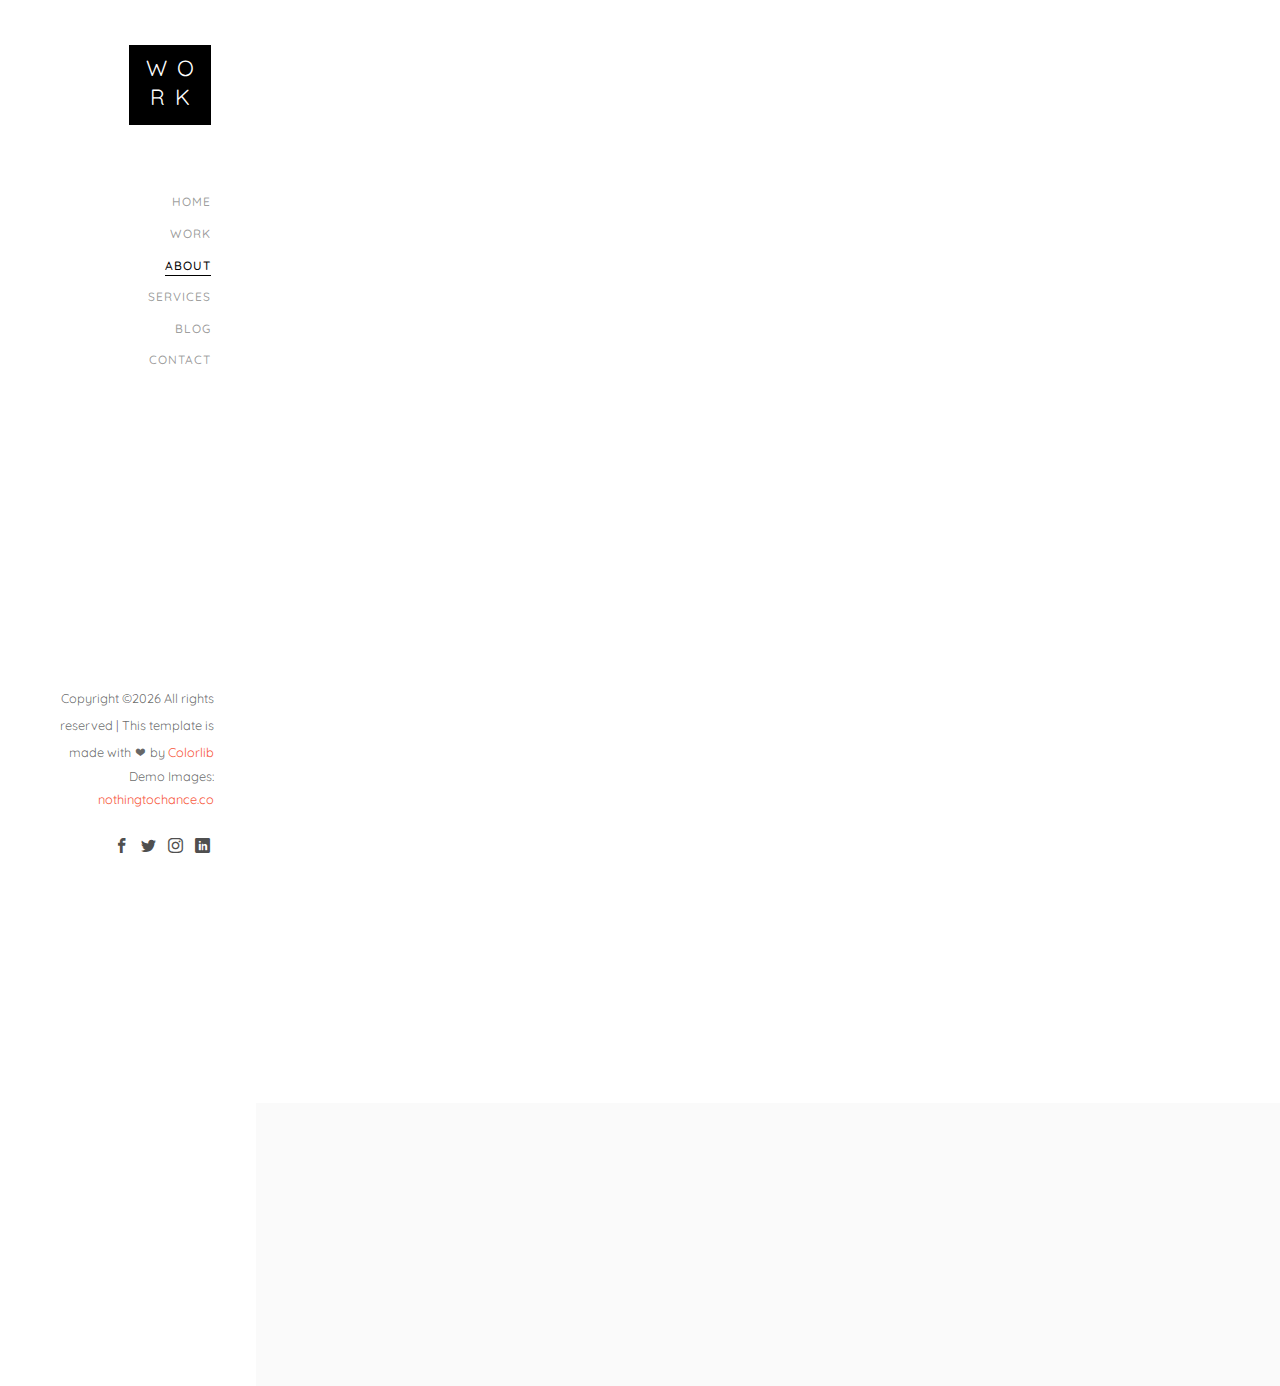
<file: about.html>
<!DOCTYPE HTML>
<html>
	<head>
	<meta charset="utf-8">
	<meta http-equiv="X-UA-Compatible" content="IE=edge">
	<title>Work Template</title>
	<meta name="viewport" content="width=device-width, initial-scale=1">
	<meta name="description" content="" />
	<meta name="keywords" content="" />
	<meta name="author" content="" />

  <!-- Facebook and Twitter integration -->
	<meta property="og:title" content=""/>
	<meta property="og:image" content=""/>
	<meta property="og:url" content=""/>
	<meta property="og:site_name" content=""/>
	<meta property="og:description" content=""/>
	<meta name="twitter:title" content="" />
	<meta name="twitter:image" content="" />
	<meta name="twitter:url" content="" />
	<meta name="twitter:card" content="" />

	<!-- Place favicon.ico and apple-touch-icon.png in the root directory -->
	<link rel="shortcut icon" href="favicon.ico">

	<link href="https://fonts.googleapis.com/css?family=Quicksand:300,400,500,700" rel="stylesheet">
	
	<!-- Animate.css -->
	<link rel="stylesheet" href="css/animate.css">
	<!-- Icomoon Icon Fonts-->
	<link rel="stylesheet" href="css/icomoon.css">
	<!-- Bootstrap  -->
	<link rel="stylesheet" href="css/bootstrap.css">
	<!-- Flexslider  -->
	<link rel="stylesheet" href="css/flexslider.css">
	<!-- Theme style  -->
	<link rel="stylesheet" href="css/style.css">

	<!-- Modernizr JS -->
	<script src="js/modernizr-2.6.2.min.js"></script>
	<!-- FOR IE9 below -->
	<!--[if lt IE 9]>
	<script src="js/respond.min.js"></script>
	<![endif]-->

	</head>
	<body>
	<div id="colorlib-page">
		<a href="#" class="js-colorlib-nav-toggle colorlib-nav-toggle"><i></i></a>
		<aside id="colorlib-aside" role="complementary" class="border js-fullheight">
			<h1 id="colorlib-logo"><a href="index.html"><span>Wo</span><span>rk</span></a></h1>
			<nav id="colorlib-main-menu" role="navigation">
				<ul>
					<li><a href="index.html">Home</a></li>
					<li><a href="work.html">Work</a></li>
					<li class="colorlib-active"><a href="about.html">About</a></li>
					<li><a href="services.html">Services</a></li>
					<li><a href="blog.html">Blog</a></li>
					<li><a href="contact.html">Contact</a></li>
				</ul>
			</nav>

			<!--TODO Make this consistant across all pages-->
			<div class="colorlib-footer">
				<p><small><!-- Link back to Colorlib can't be removed. Template is licensed under CC BY 3.0. -->
Copyright &copy;<script>document.write(new Date().getFullYear());</script> All rights reserved | This template is made with <i class="icon-heart" aria-hidden="true"></i> by <a href="https://colorlib.com" target="_blank">Colorlib</a>
<!-- Link back to Colorlib can't be removed. Template is licensed under CC BY 3.0. --> </span> <span>Demo Images: <a href="http://nothingtochance.co/" target="_blank">nothingtochance.co</a></span></small></p>
				<ul>
					<li><a href="#"><i class="icon-facebook2"></i></a></li>
					<li><a href="#"><i class="icon-twitter2"></i></a></li>
					<li><a href="#"><i class="icon-instagram"></i></a></li>
					<li><a href="#"><i class="icon-linkedin2"></i></a></li>
				</ul>
			</div>

		</aside>

		<div id="colorlib-main">
			<div class="colorlib-about">
				<div class="container-fluid">
					<div class="row">
						<div class="col-md-6">
							<div class="about-img animate-box" data-animate-effect="fadeInLeft" style="background-image: url(images/storyboard.JPG);">
								<div class="about-img-2 animate-box" data-animate-effect="fadeInRight" style="background-image: url(images/headshot_square.jpg);"></div>
							</div>
						</div>
						<div class="col-md-6 animate-box" data-animate-effect="fadeInLeft">
							<div class="about-desc">
								<span class="heading-meta">Let's shape education together!</span>
								<h3>Hi! I'm Henry Chang.</h3>
								<p>I am an aspiring product manager on three long-term career passions: <strong>technology</strong>, <strong>education</strong>, and <strong>games</strong>. I engage with the first two professionally, while always take opportunities to blend the third into my work.</p>
								<p>
									I have worked in the tech consulting industry as a senior analyst for 2 years. I collaborated with clients and teammates of all disciplines to deliver efficient and user-centered products for leading tech companies. I excel at not only building strong software solutions but also facilitating client's learning throughout the change management process.
								</p>
								<p>I also have three passions for my off-times: photography, bicycling, and computers. I am always open to talk about them too!</p>

							</div>
							<div class="fancy-collapse-panel">
								<div class="panel-group" id="accordion" role="tablist" aria-multiselectable="true">
									<div class="panel panel-default">
										<div class="panel-heading" role="tab" id="headingOne">
											<h4 class="panel-title">
												<a data-toggle="collapse" data-parent="#accordion" href="#collapseOne" aria-expanded="true" aria-controls="collapseOne">What's my experience?
												</a>
											</h4>
										</div>
										<div id="collapseOne" class="panel-collapse collapse in" role="tabpanel" aria-labelledby="headingOne">
											<div class="panel-body">
												<div class="row">
													<div class="col-md-6">
														<p>Strong education background from the School of Computer Science at Carnegie Mellon University in engineering and educational technology.</p>
													</div>
													<div class="col-md-6">
														<p>Industrial teamwork experience in cross-cultural consulting in companies such as Accenture LLC., and in countries including the U.S., Taiwan and China.</p>
													</div>
												</div>
											</div>
										</div>
									</div>
									<div class="panel panel-default">
										<div class="panel-heading" role="tab" id="headingTwo">
											<h4 class="panel-title">
												<a class="collapsed" data-toggle="collapse" data-parent="#accordion" href="#collapseTwo" aria-expanded="false" aria-controls="collapseTwo">What am I doing right now?
												</a>
											</h4>
										</div>
										<div id="collapseTwo" class="panel-collapse collapse" role="tabpanel" aria-labelledby="headingTwo">
											<div class="panel-body">
												<p>I am currently a graduate student studying education technology and learning science at Carnegie Mellon University. Aside from studying, I also take time to do the following:</p>
												<ul>
													<li>Working with school teachers and administrators on educational solutions</li>
													<li>Researching with professors at the Human Computer Interaction Institute</li>
													<li>Private-tutoring students on programming</li>
													<li>Photograph my life and curate it through media</li>
													<li>Playing games and designing them</li>
												</ul>
											</div>
										</div>
									</div>
									<div class="panel panel-default">
										<div class="panel-heading" role="tab" id="headingThree">
											<h4 class="panel-title">
												<a class="collapsed" data-toggle="collapse" data-parent="#accordion" href="#collapseThree" aria-expanded="false" aria-controls="collapseThree">What I want to accomplish in the future?
												</a>
											</h4>
										</div>
										<div id="collapseThree" class="panel-collapse collapse" role="tabpanel" aria-labelledby="headingThree">
											<div class="panel-body">
												<p>My main career goal is to converge my technical and educational experiences together. I want to deliver products that benefit society and most importantly, shape inspirational minds of different generations.</p>
												<p>Creatively, I want to eventually build a photography portfolio and blog that expresses my life and philosophies.</p>
											</div>
										</div>
									</div>
								</div>
							</div>
						</div>
					</div>
				</div>
			</div>
			

			<div id="get-in-touch" class="colorlib-bg-color">
				<div class="colorlib-narrow-content">
					<div class="row">
						<div class="col-md-6 animate-box" data-animate-effect="fadeInLeft">
							<h2>Get in Touch!</h2>
						</div>
					</div>
					<div class="row">
						<div class="col-md-6 col-md-offset-3 col-md-pull-3 animate-box" data-animate-effect="fadeInLeft">
							<p class="colorlib-lead">Separated they live in Bookmarksgrove right at the coast of the Semantics, a large language ocean.</p>
							<p><a href="#" class="btn btn-primary btn-learn">Contact me!</a></p>
						</div>
						
					</div>
				</div>
			</div>
		</div>
	</div>

	<!-- jQuery -->
	<script src="js/jquery.min.js"></script>
	<!-- jQuery Easing -->
	<script src="js/jquery.easing.1.3.js"></script>
	<!-- Bootstrap -->
	<script src="js/bootstrap.min.js"></script>
	<!-- Waypoints -->
	<script src="js/jquery.waypoints.min.js"></script>
	<!-- Flexslider -->
	<script src="js/jquery.flexslider-min.js"></script>
	<!-- Sticky Kit -->
	<script src="js/sticky-kit.min.js"></script>
	
	
	<!-- MAIN JS -->
	<script src="js/main.js"></script>

	</body>
</html>
</file>
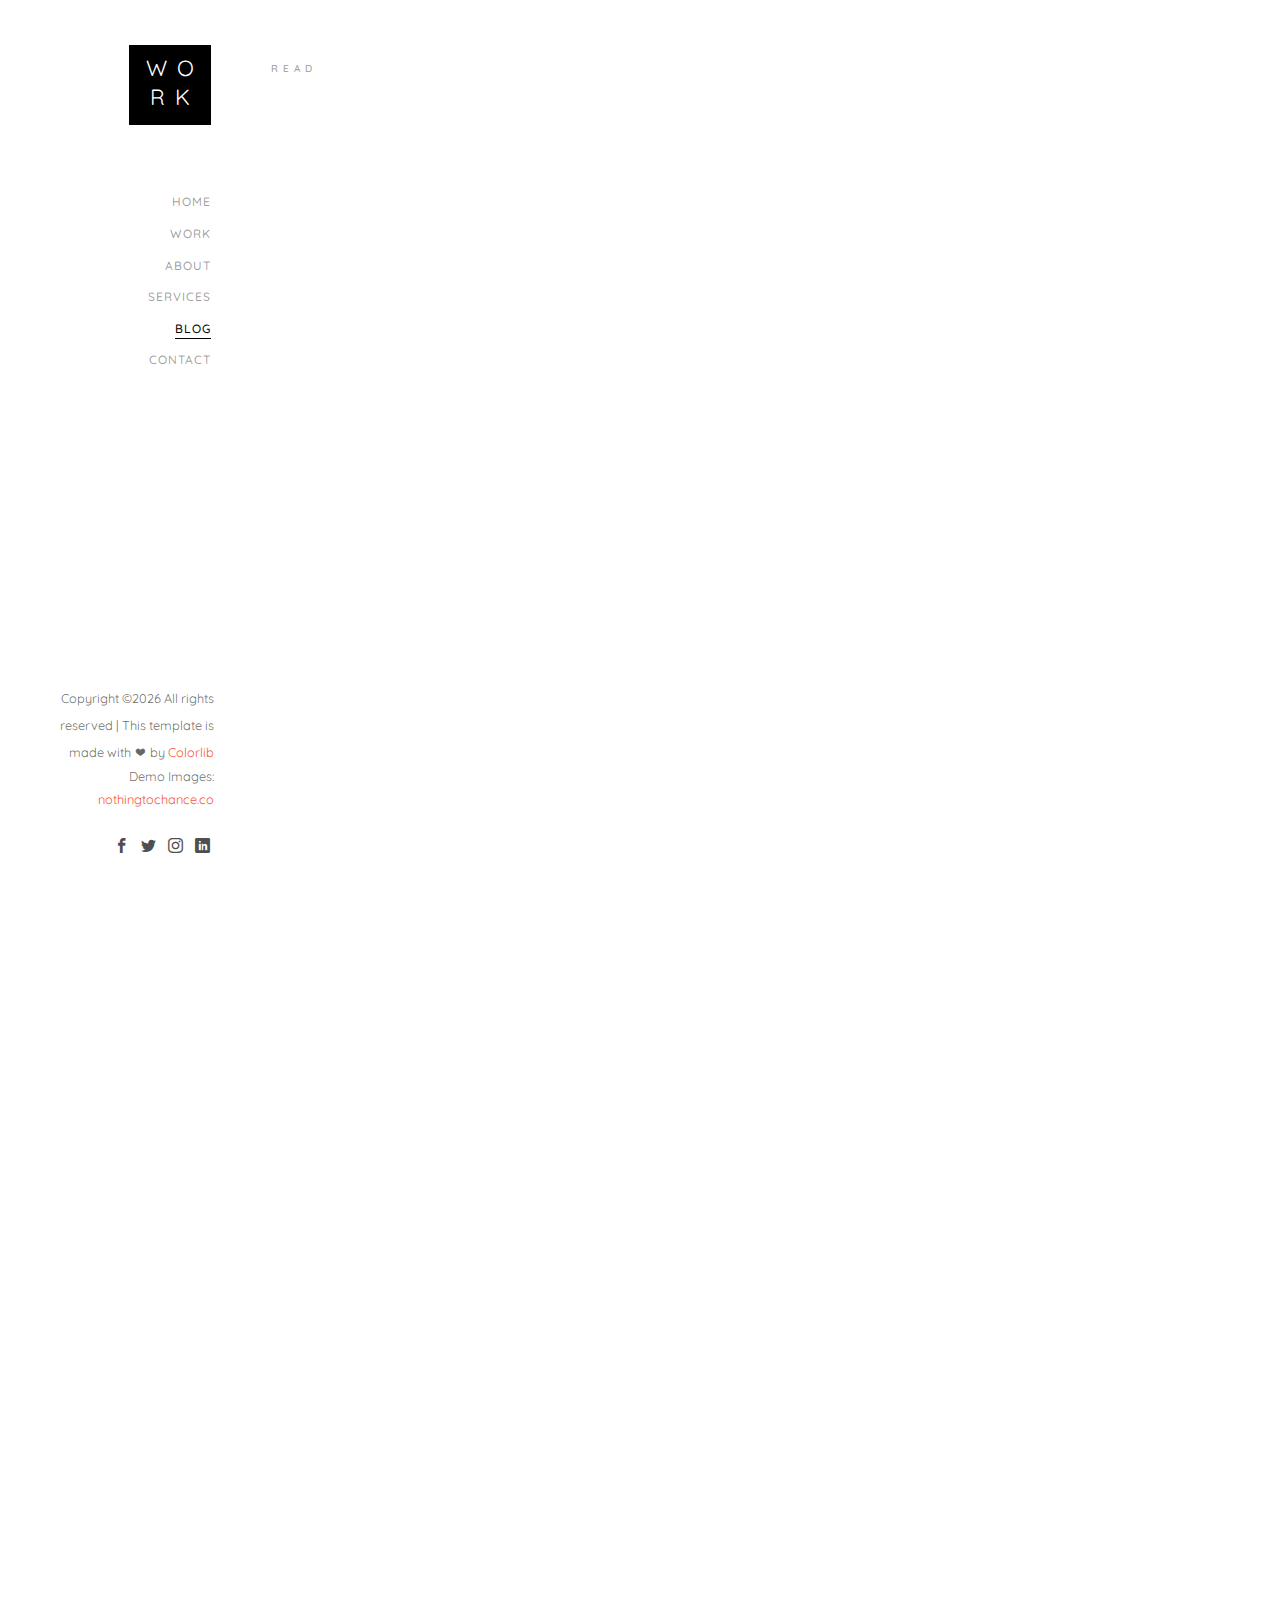
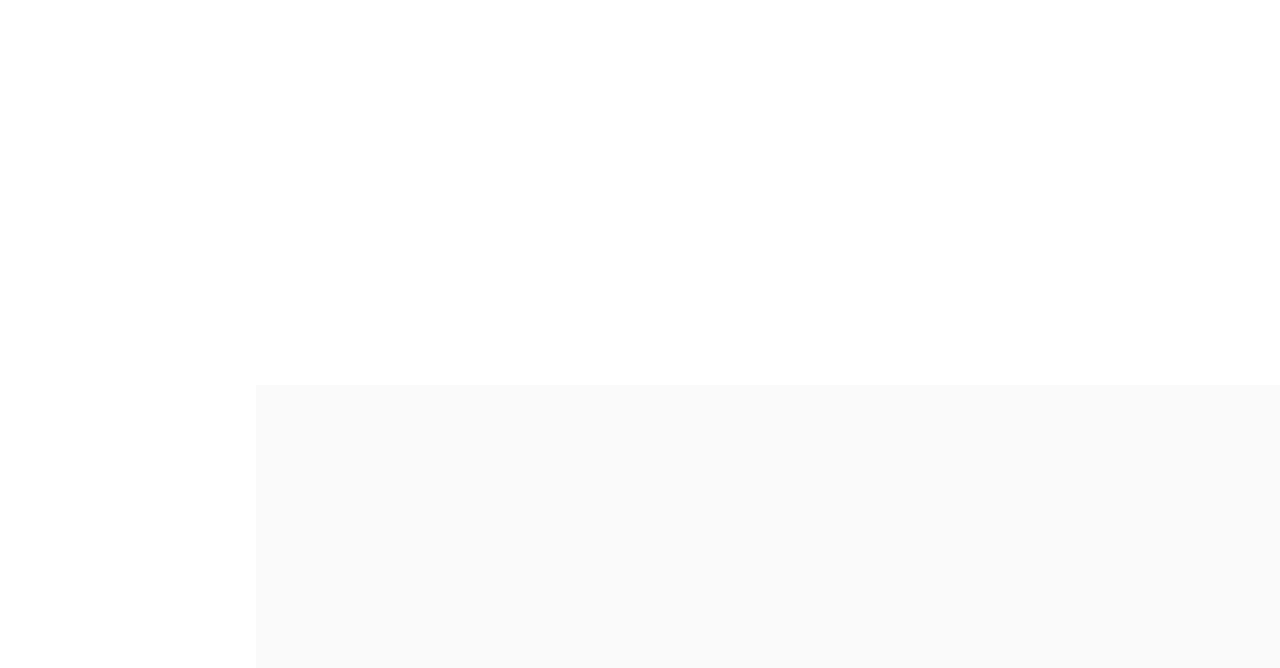
<file: blog.html>
<!DOCTYPE HTML>
<html>
	<head>
	<meta charset="utf-8">
	<meta http-equiv="X-UA-Compatible" content="IE=edge">
	<title>Work Template</title>
	<meta name="viewport" content="width=device-width, initial-scale=1">
	<meta name="description" content="" />
	<meta name="keywords" content="" />
	<meta name="author" content="" />

  <!-- Facebook and Twitter integration -->
	<meta property="og:title" content=""/>
	<meta property="og:image" content=""/>
	<meta property="og:url" content=""/>
	<meta property="og:site_name" content=""/>
	<meta property="og:description" content=""/>
	<meta name="twitter:title" content="" />
	<meta name="twitter:image" content="" />
	<meta name="twitter:url" content="" />
	<meta name="twitter:card" content="" />

	<!-- Place favicon.ico and apple-touch-icon.png in the root directory -->
	<link rel="shortcut icon" href="favicon.ico">

	<link href="https://fonts.googleapis.com/css?family=Quicksand:300,400,500,700" rel="stylesheet">
	
	<!-- Animate.css -->
	<link rel="stylesheet" href="css/animate.css">
	<!-- Icomoon Icon Fonts-->
	<link rel="stylesheet" href="css/icomoon.css">
	<!-- Bootstrap  -->
	<link rel="stylesheet" href="css/bootstrap.css">
	<!-- Flexslider  -->
	<link rel="stylesheet" href="css/flexslider.css">
	<!-- Theme style  -->
	<link rel="stylesheet" href="css/style.css">

	<!-- Modernizr JS -->
	<script src="js/modernizr-2.6.2.min.js"></script>
	<!-- FOR IE9 below -->
	<!--[if lt IE 9]>
	<script src="js/respond.min.js"></script>
	<![endif]-->

	</head>
	<body>
	<div id="colorlib-page">
		<a href="#" class="js-colorlib-nav-toggle colorlib-nav-toggle"><i></i></a>
		<aside id="colorlib-aside" role="complementary" class="border js-fullheight">
			<h1 id="colorlib-logo"><a href="index.html"><span>Wo</span><span>rk</span></a></h1>
			<nav id="colorlib-main-menu" role="navigation">
				<ul>
					<li><a href="index.html">Home</a></li>
					<li><a href="work.html">Work</a></li>
					<li><a href="about.html">About</a></li>
					<li><a href="services.html">Services</a></li>
					<li class="colorlib-active"><a href="blog.html">Blog</a></li>
					<li><a href="contact.html">Contact</a></li>
				</ul>
			</nav>

			<div class="colorlib-footer">
				<p><small><!-- Link back to Colorlib can't be removed. Template is licensed under CC BY 3.0. -->
Copyright &copy;<script>document.write(new Date().getFullYear());</script> All rights reserved | This template is made with <i class="icon-heart" aria-hidden="true"></i> by <a href="https://colorlib.com" target="_blank">Colorlib</a>
<!-- Link back to Colorlib can't be removed. Template is licensed under CC BY 3.0. --> </span> <span>Demo Images: <a href="http://nothingtochance.co/" target="_blank">nothingtochance.co</a></span></small></p>
				<ul>
					<li><a href="#"><i class="icon-facebook2"></i></a></li>
					<li><a href="#"><i class="icon-twitter2"></i></a></li>
					<li><a href="#"><i class="icon-instagram"></i></a></li>
					<li><a href="#"><i class="icon-linkedin2"></i></a></li>
				</ul>
			</div>

		</aside>

		<div id="colorlib-main">
			<div class="colorlib-blog">
				<div class="container-fluid">
					<div class="row">
						<div class="col-md-6 col-md-offset-3 col-md-pull-3">
							<span class="heading-meta">Read</span>
							<h2 class="colorlib-heading animate-box" data-animate-effect="fadeInLeft">Blog</h2>
						</div>
					</div>
					<div class="row">
						<div class="col-md-4 col-sm-6 animate-box" data-animate-effect="fadeInLeft">
							<div class="blog-entry">
								<a href="blog.html" class="blog-img"><img src="images/img-1.jpg" class="img-responsive" alt="HTML5 Bootstrap Template by colorlib.com"></a>
								<div class="desc">
									<span><small>Feb 07, 2018 </small> | <small> Web Design </small> | <small> <i class="icon-bubble3"></i> 4</small></span>
									<h3><a href="blog.html">18 Awesome sites</a></h3>
									<p>Separated they live in Bookmarksgrove right at the coast of the Semantics, a large language ocean.</p>
									<a href="blog.html" class="lead">Read More <i class="icon-arrow-right3"></i></a>
								</div>
							</div>
						</div>
						<div class="col-md-4 col-sm-6 animate-box" data-animate-effect="fadeInLeft">
							<div class="blog-entry">
								<a href="blog.html" class="blog-img"><img src="images/img-2.jpg" class="img-responsive" alt="HTML5 Bootstrap Template by colorlib.com"></a>
								<div class="desc">
									<span><small>Feb 07, 2018 </small> | <small> Web Design </small> | <small> <i class="icon-bubble3"></i> 4</small></span>
									<h3><a href="blog.html">Wordpress for a Beginner</a></h3>
									<p>Separated they live in Bookmarksgrove right at the coast of the Semantics, a large language ocean.</p>
									<a href="blog.html" class="lead">Read More <i class="icon-arrow-right3"></i></a>
								</div>
							</div>
						</div>
						<div class="col-md-4 col-sm-6 animate-box" data-animate-effect="fadeInLeft">
							<div class="blog-entry">
								<a href="blog.html" class="blog-img"><img src="images/img-3.jpg" class="img-responsive" alt="HTML5 Bootstrap Template by colorlib.com"></a>
								<div class="desc">
									<span><small>Feb 07, 2018 </small> | <small> Inspiration </small> | <small> <i class="icon-bubble3"></i> 4</small></span>
									<h3><a href="blog.html">Make website from scratch</a></h3>
									<p>Separated they live in Bookmarksgrove right at the coast of the Semantics, a large language ocean.</p>
									<a href="blog.html" class="lead">Read More <i class="icon-arrow-right3"></i></a>
								</div>
							</div>
						</div>
						<div class="col-md-4 col-sm-6 animate-box" data-animate-effect="fadeInLeft">
							<div class="blog-entry">
								<a href="blog.html" class="blog-img"><img src="images/img-4.jpg" class="img-responsive" alt="HTML5 Bootstrap Template by colorlib.com"></a>
								<div class="desc">
									<span><small>Feb 07, 2018 </small> | <small> Web Design </small> | <small> <i class="icon-bubble3"></i> 4</small></span>
									<h3><a href="blog.html">18 Awesome sites</a></h3>
									<p>Separated they live in Bookmarksgrove right at the coast of the Semantics, a large language ocean.</p>
									<a href="blog.html" class="lead">Read More <i class="icon-arrow-right3"></i></a>
								</div>
							</div>
						</div>
						<div class="col-md-4 col-sm-6 animate-box" data-animate-effect="fadeInLeft">
							<div class="blog-entry">
								<a href="blog.html" class="blog-img"><img src="images/img-5.jpg" class="img-responsive" alt="HTML5 Bootstrap Template by colorlib.com"></a>
								<div class="desc">
									<span><small>Feb 07, 2018 </small> | <small> Web Design </small> | <small> <i class="icon-bubble3"></i> 4</small></span>
									<h3><a href="blog.html">Wordpress for a Beginner</a></h3>
									<p>Separated they live in Bookmarksgrove right at the coast of the Semantics, a large language ocean.</p>
									<a href="blog.html" class="lead">Read More <i class="icon-arrow-right3"></i></a>
								</div>
							</div>
						</div>
						<div class="col-md-4 col-sm-6 animate-box" data-animate-effect="fadeInLeft">
							<div class="blog-entry">
								<a href="blog.html" class="blog-img"><img src="images/img-6.jpg" class="img-responsive" alt="HTML5 Bootstrap Template by colorlib.com"></a>
								<div class="desc">
									<span><small>Feb 07, 2018 </small> | <small> Inspiration </small> | <small> <i class="icon-bubble3"></i> 4</small></span>
									<h3><a href="blog.html">Make website from scratch</a></h3>
									<p>Separated they live in Bookmarksgrove right at the coast of the Semantics, a large language ocean.</p>
									<a href="blog.html" class="lead">Read More <i class="icon-arrow-right3"></i></a>
								</div>
							</div>
						</div>
						<div class="col-md-4 col-sm-6 animate-box" data-animate-effect="fadeInLeft">
							<div class="blog-entry">
								<a href="blog.html" class="blog-img"><img src="images/img-7.jpg" class="img-responsive" alt="HTML5 Bootstrap Template by colorlib.com"></a>
								<div class="desc">
									<span><small>Feb 07, 2018 </small> | <small> Web Design </small> | <small> <i class="icon-bubble3"></i> 4</small></span>
									<h3><a href="blog.html">18 Awesome sites</a></h3>
									<p>Separated they live in Bookmarksgrove right at the coast of the Semantics, a large language ocean.</p>
									<a href="blog.html" class="lead">Read More <i class="icon-arrow-right3"></i></a>
								</div>
							</div>
						</div>
						<div class="col-md-4 col-sm-6 animate-box" data-animate-effect="fadeInLeft">
							<div class="blog-entry">
								<a href="blog.html" class="blog-img"><img src="images/img-8.jpg" class="img-responsive" alt="HTML5 Bootstrap Template by colorlib.com"></a>
								<div class="desc">
									<span><small>Feb 07, 2018 </small> | <small> Web Design </small> | <small> <i class="icon-bubble3"></i> 4</small></span>
									<h3><a href="blog.html">Wordpress for a Beginner</a></h3>
									<p>Separated they live in Bookmarksgrove right at the coast of the Semantics, a large language ocean.</p>
									<a href="blog.html" class="lead">Read More <i class="icon-arrow-right3"></i></a>
								</div>
							</div>
						</div>
						<div class="col-md-4 col-sm-6 animate-box" data-animate-effect="fadeInLeft">
							<div class="blog-entry">
								<a href="blog.html" class="blog-img"><img src="images/img-9.jpg" class="img-responsive" alt="HTML5 Bootstrap Template by colorlib.com"></a>
								<div class="desc">
									<span><small>Feb 07, 2018 </small> | <small> Inspiration </small> | <small> <i class="icon-bubble3"></i> 4</small></span>
									<h3><a href="blog.html">Make website from scratch</a></h3>
									<p>Separated they live in Bookmarksgrove right at the coast of the Semantics, a large language ocean.</p>
									<a href="blog.html" class="lead">Read More <i class="icon-arrow-right3"></i></a>
								</div>
							</div>
						</div>
					</div>

					<div class="row">
						<div class="col-md-12 animate-box" data-animate-effect="fadeInLeft">
							<ul class="pagination">
								<li class="disabled"><a href="#">&laquo;</a></li>
								<li class="active"><a href="#">1</a></li>
								<li><a href="#">2</a></li>
								<li><a href="#">3</a></li>
								<li><a href="#">4</a></li>
								<li><a href="#">&raquo;</a></li>
							</ul>
						</div>
					</div>
				</div>
			</div>

			<div id="get-in-touch" class="colorlib-bg-color">
				<div class="colorlib-narrow-content">
					<div class="row">
						<div class="col-md-6 animate-box" data-animate-effect="fadeInLeft">
							<h2>Get in Touch!</h2>
						</div>
					</div>
					<div class="row">
						<div class="col-md-6 col-md-offset-3 col-md-pull-3 animate-box" data-animate-effect="fadeInLeft">
							<p class="colorlib-lead">Separated they live in Bookmarksgrove right at the coast of the Semantics, a large language ocean.</p>
							<p><a href="#" class="btn btn-primary btn-learn">Contact me!</a></p>
						</div>
						
					</div>
				</div>
			</div>
		</div>
	</div>

	<!-- jQuery -->
	<script src="js/jquery.min.js"></script>
	<!-- jQuery Easing -->
	<script src="js/jquery.easing.1.3.js"></script>
	<!-- Bootstrap -->
	<script src="js/bootstrap.min.js"></script>
	<!-- Waypoints -->
	<script src="js/jquery.waypoints.min.js"></script>
	<!-- Flexslider -->
	<script src="js/jquery.flexslider-min.js"></script>
	<!-- Sticky Kit -->
	<script src="js/sticky-kit.min.js"></script>
	
	
	<!-- MAIN JS -->
	<script src="js/main.js"></script>

	</body>
</html>
</file>
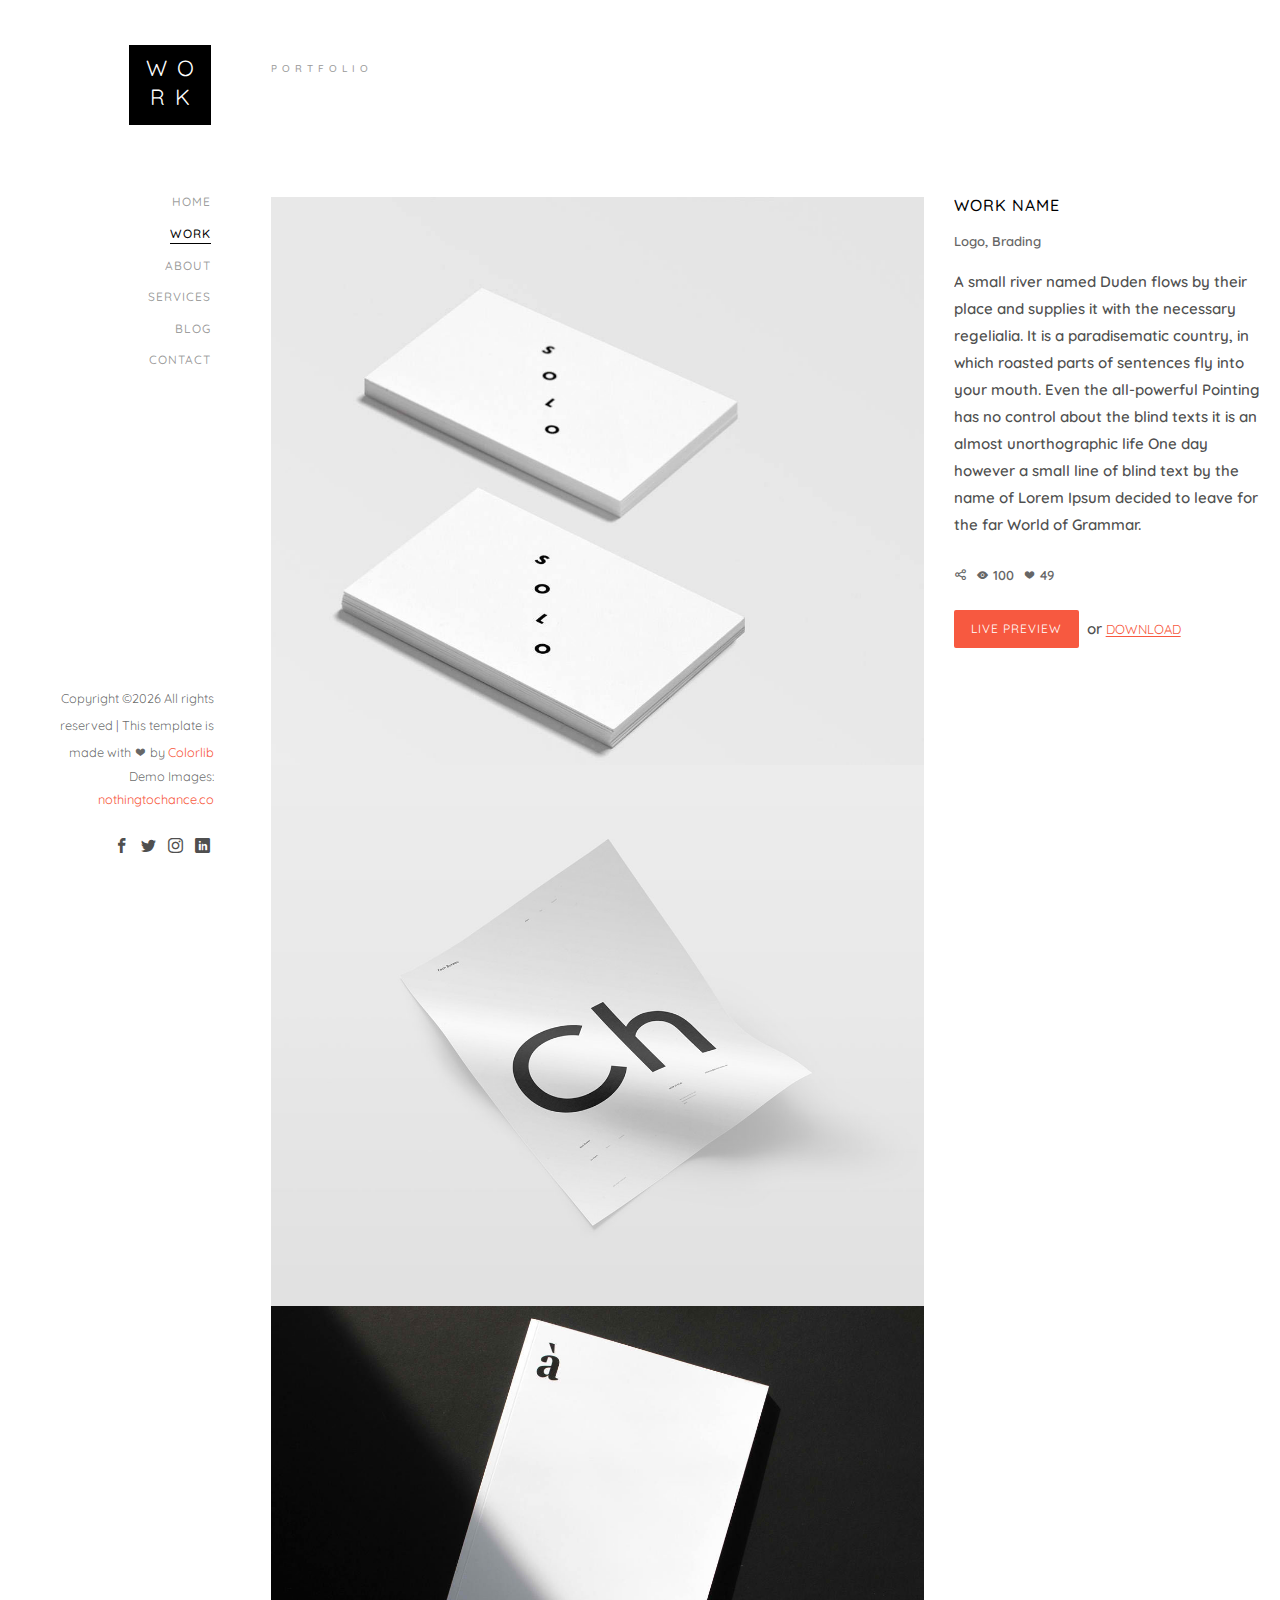
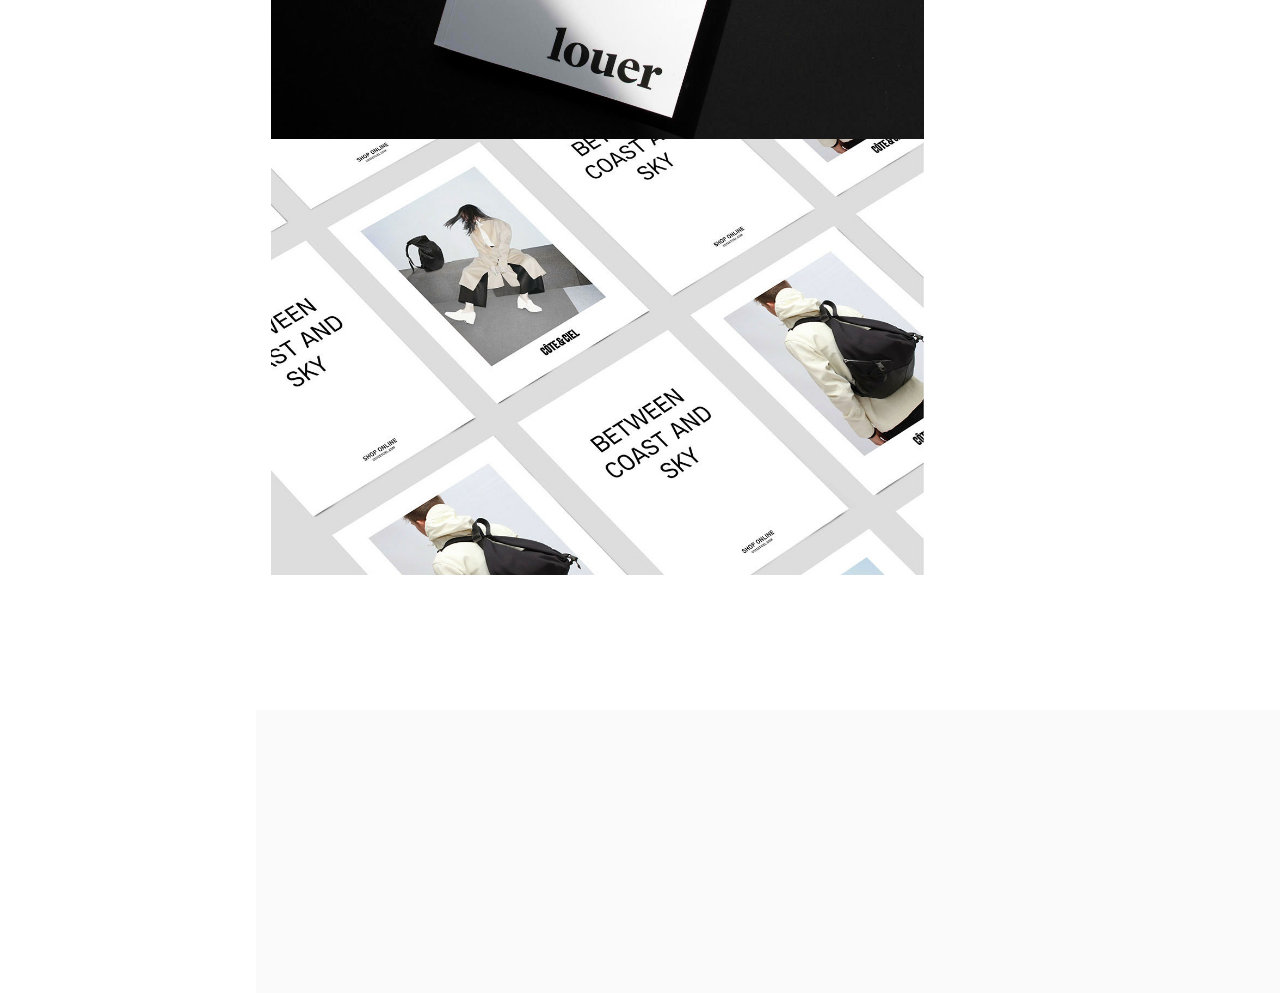
<file: project-wt.html>
<!DOCTYPE HTML>
<html>
	<head>
	<meta charset="utf-8">
	<meta http-equiv="X-UA-Compatible" content="IE=edge">
	<title>Work Template</title>
	<meta name="viewport" content="width=device-width, initial-scale=1">
	<meta name="description" content="" />
	<meta name="keywords" content="" />
	<meta name="author" content="" />

  <!-- Facebook and Twitter integration -->
	<meta property="og:title" content=""/>
	<meta property="og:image" content=""/>
	<meta property="og:url" content=""/>
	<meta property="og:site_name" content=""/>
	<meta property="og:description" content=""/>
	<meta name="twitter:title" content="" />
	<meta name="twitter:image" content="" />
	<meta name="twitter:url" content="" />
	<meta name="twitter:card" content="" />

	<!-- Place favicon.ico and apple-touch-icon.png in the root directory -->
	<link rel="shortcut icon" href="favicon.ico">

	<link href="https://fonts.googleapis.com/css?family=Quicksand:300,400,500,700" rel="stylesheet">
	
	<!-- Animate.css -->
	<link rel="stylesheet" href="css/animate.css">
	<!-- Icomoon Icon Fonts-->
	<link rel="stylesheet" href="css/icomoon.css">
	<!-- Bootstrap  -->
	<link rel="stylesheet" href="css/bootstrap.css">
	<!-- Flexslider  -->
	<link rel="stylesheet" href="css/flexslider.css">
	<!-- Theme style  -->
	<link rel="stylesheet" href="css/style.css">

	<!-- Modernizr JS -->
	<script src="js/modernizr-2.6.2.min.js"></script>
	<!-- FOR IE9 below -->
	<!--[if lt IE 9]>
	<script src="js/respond.min.js"></script>
	<![endif]-->

	</head>
	<body>
	<div id="colorlib-page">
		<a href="#" class="js-colorlib-nav-toggle colorlib-nav-toggle"><i></i></a>
		<aside id="colorlib-aside" role="complementary" class="border js-fullheight">
			<h1 id="colorlib-logo"><a href="index.html"><span>Wo</span><span>rk</span></a></h1>
			<nav id="colorlib-main-menu" role="navigation">
				<ul>
					<li><a href="index.html">Home</a></li>
					<li class="colorlib-active"><a href="work.html">Work</a></li>
					<li><a href="about.html">About</a></li>
					<li><a href="services.html">Services</a></li>
					<li><a href="blog.html">Blog</a></li>
					<li><a href="contact.html">Contact</a></li>
				</ul>
			</nav>

			<div class="colorlib-footer">
				<p><small><!-- Link back to Colorlib can't be removed. Template is licensed under CC BY 3.0. -->
Copyright &copy;<script>document.write(new Date().getFullYear());</script> All rights reserved | This template is made with <i class="icon-heart" aria-hidden="true"></i> by <a href="https://colorlib.com" target="_blank">Colorlib</a>
<!-- Link back to Colorlib can't be removed. Template is licensed under CC BY 3.0. --> </span> <span>Demo Images: <a href="http://nothingtochance.co/" target="_blank">nothingtochance.co</a></span></small></p>
				<ul>
					<li><a href="#"><i class="icon-facebook2"></i></a></li>
					<li><a href="#"><i class="icon-twitter2"></i></a></li>
					<li><a href="#"><i class="icon-instagram"></i></a></li>
					<li><a href="#"><i class="icon-linkedin2"></i></a></li>
				</ul>
			</div>

		</aside>

		<div id="colorlib-main">

			<div class="colorlib-work">
				<div class="container-fluid">
					<div class="row">
						<div class="col-md-6 col-md-offset-3 col-md-pull-3">
							<span class="heading-meta">Portfolio</span>
							<h2 class="colorlib-heading animate-box" data-animate-effect="fadeInLeft">Work Single</h2>
						</div>
					</div>
					<div class="row">
						<div class="col-md-8 image-content">
							<img class="img-responsive" src="images/work-1.jpg" alt="HTML5 Bootstrap Template by colorlib.com">
							<img class="img-responsive" src="images/work-2.jpg" alt="HTML5 Bootstrap Template by colorlib.com">
							<img class="img-responsive" src="images/work-3.jpg" alt="HTML5 Bootstrap Template by colorlib.com">
							<img class="img-responsive" src="images/work-4.jpg" alt="HTML5 Bootstrap Template by colorlib.com">
						</div>
						<div class="col-md-4 sticky-parent">
							<div id="sticky_item">
								<div class="project-desc">
									<h2>Work Name</h2>
									<span><a href="#">Logo</a>, <a href="#">Brading</a></span>
									<p>A small river named Duden flows by their place and supplies it with the necessary regelialia. It is a paradisematic country, in which roasted parts of sentences fly into your mouth. Even the all-powerful Pointing has no control about the blind texts it is an almost unorthographic life One day however a small line of blind text by the name of Lorem Ipsum decided to leave for the far World of Grammar.</p>
									<p class="icon">
										<span><a href="#"><i class="icon-share3"></i></a></span>
										<span><a href="#"><i class="icon-eye"></i> 100</a></span>
										<span><a href="#"><i class="icon-heart"></i> 49</a></span>
									</p>
									<p><a href="#" class="btn btn-primary">Live Preview</a> or <a href="#" class="btn-download">Download</a></p>
								</div>
							</div>
						</div>
					</div>
				</div>
			</div>

			<div id="get-in-touch" class="colorlib-bg-color">
				<div class="colorlib-narrow-content">
					<div class="row">
						<div class="col-md-6 animate-box" data-animate-effect="fadeInLeft">
							<h2>Get in Touch!</h2>
						</div>
					</div>
					<div class="row">
						<div class="col-md-6 col-md-offset-3 col-md-pull-3 animate-box" data-animate-effect="fadeInLeft">
							<p class="colorlib-lead">Separated they live in Bookmarksgrove right at the coast of the Semantics, a large language ocean.</p>
							<p><a href="#" class="btn btn-primary btn-learn">Contact me!</a></p>
						</div>
						
					</div>
				</div>
			</div>
		</div>
	</div>

	<!-- jQuery -->
	<script src="js/jquery.min.js"></script>
	<!-- jQuery Easing -->
	<script src="js/jquery.easing.1.3.js"></script>
	<!-- Bootstrap -->
	<script src="js/bootstrap.min.js"></script>
	<!-- Waypoints -->
	<script src="js/jquery.waypoints.min.js"></script>
	<!-- Flexslider -->
	<script src="js/jquery.flexslider-min.js"></script>
	<!-- Sticky Kit -->
	<script src="js/sticky-kit.min.js"></script>
	
	
	<!-- MAIN JS -->
	<script src="js/main.js"></script>

	</body>
</html>
</file>
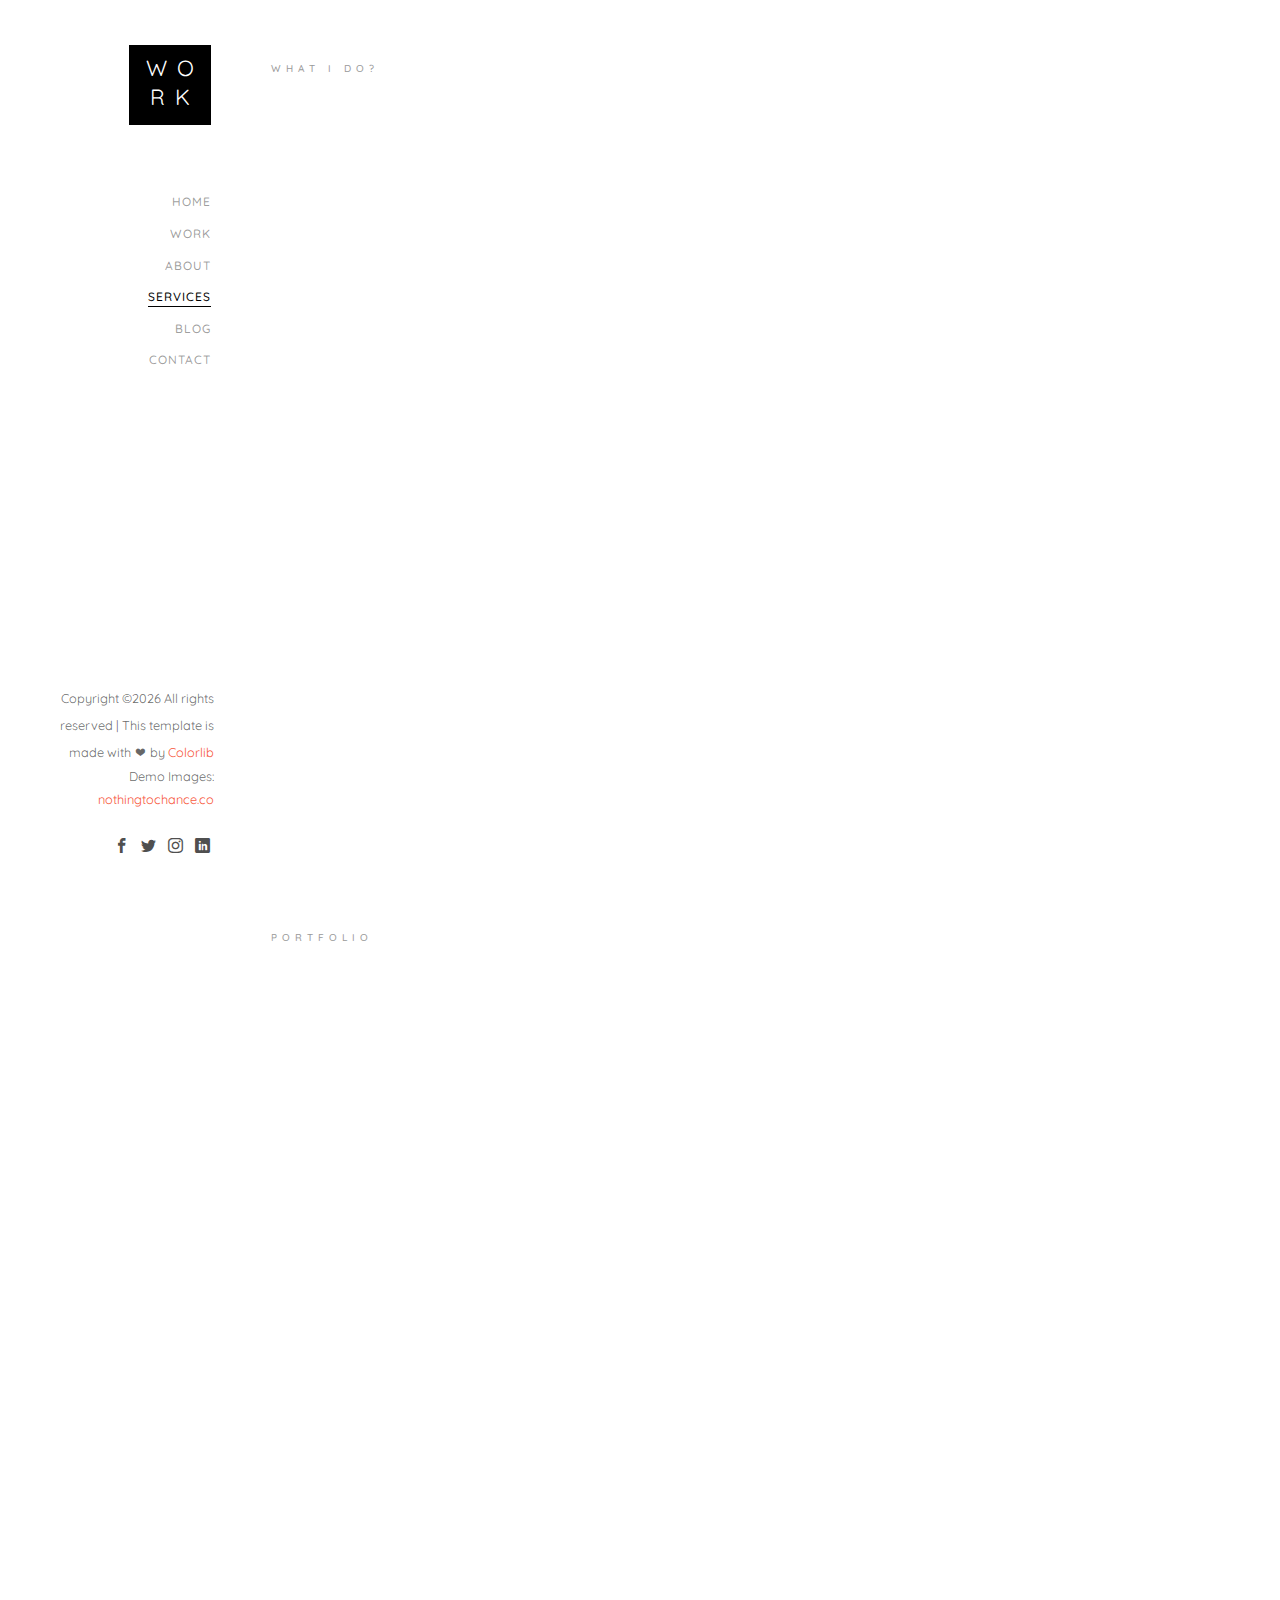
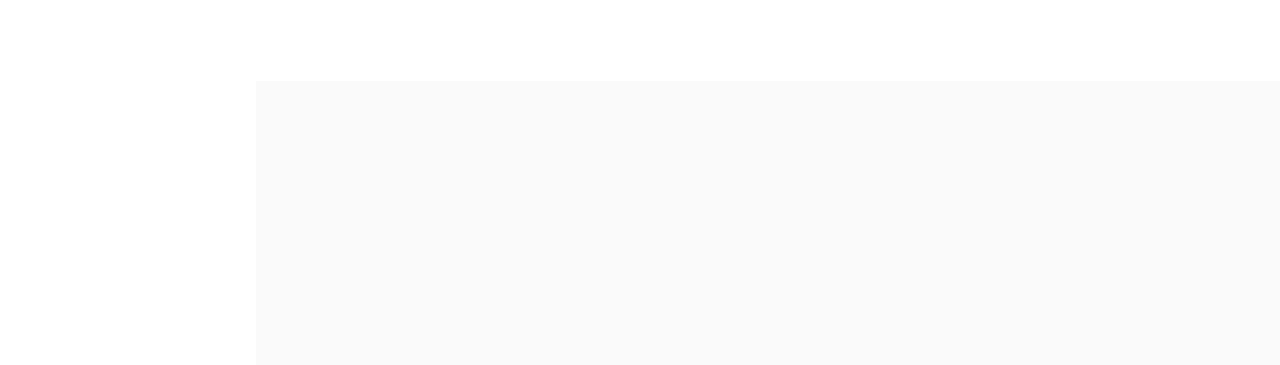
<file: services.html>
<!DOCTYPE HTML>
<html>
	<head>
	<meta charset="utf-8">
	<meta http-equiv="X-UA-Compatible" content="IE=edge">
	<title>Work Template</title>
	<meta name="viewport" content="width=device-width, initial-scale=1">
	<meta name="description" content="" />
	<meta name="keywords" content="" />
	<meta name="author" content="" />

  <!-- Facebook and Twitter integration -->
	<meta property="og:title" content=""/>
	<meta property="og:image" content=""/>
	<meta property="og:url" content=""/>
	<meta property="og:site_name" content=""/>
	<meta property="og:description" content=""/>
	<meta name="twitter:title" content="" />
	<meta name="twitter:image" content="" />
	<meta name="twitter:url" content="" />
	<meta name="twitter:card" content="" />

	<!-- Place favicon.ico and apple-touch-icon.png in the root directory -->
	<link rel="shortcut icon" href="favicon.ico">

	<link href="https://fonts.googleapis.com/css?family=Quicksand:300,400,500,700" rel="stylesheet">
	
	<!-- Animate.css -->
	<link rel="stylesheet" href="css/animate.css">
	<!-- Icomoon Icon Fonts-->
	<link rel="stylesheet" href="css/icomoon.css">
	<!-- Bootstrap  -->
	<link rel="stylesheet" href="css/bootstrap.css">
	<!-- Flexslider  -->
	<link rel="stylesheet" href="css/flexslider.css">
	<!-- Theme style  -->
	<link rel="stylesheet" href="css/style.css">

	<!-- Modernizr JS -->
	<script src="js/modernizr-2.6.2.min.js"></script>
	<!-- FOR IE9 below -->
	<!--[if lt IE 9]>
	<script src="js/respond.min.js"></script>
	<![endif]-->

	</head>
	<body>
	<div id="colorlib-page">
		<a href="#" class="js-colorlib-nav-toggle colorlib-nav-toggle"><i></i></a>
		<aside id="colorlib-aside" role="complementary" class="border js-fullheight">
			<h1 id="colorlib-logo"><a href="index.html"><span>Wo</span><span>rk</span></a></h1>
			<nav id="colorlib-main-menu" role="navigation">
				<ul>
					<li><a href="index.html">Home</a></li>
					<li><a href="work.html">Work</a></li>
					<li><a href="about.html">About</a></li>
					<li class="colorlib-active"><a href="services.html">Services</a></li>
					<li><a href="blog.html">Blog</a></li>
					<li><a href="contact.html">Contact</a></li>
				</ul>
			</nav>

			<div class="colorlib-footer">
				<p><small><!-- Link back to Colorlib can't be removed. Template is licensed under CC BY 3.0. -->
Copyright &copy;<script>document.write(new Date().getFullYear());</script> All rights reserved | This template is made with <i class="icon-heart" aria-hidden="true"></i> by <a href="https://colorlib.com" target="_blank">Colorlib</a>
<!-- Link back to Colorlib can't be removed. Template is licensed under CC BY 3.0. --> </span> <span>Demo Images: <a href="http://nothingtochance.co/" target="_blank">nothingtochance.co</a></span></small></p>
				<ul>
					<li><a href="#"><i class="icon-facebook2"></i></a></li>
					<li><a href="#"><i class="icon-twitter2"></i></a></li>
					<li><a href="#"><i class="icon-instagram"></i></a></li>
					<li><a href="#"><i class="icon-linkedin2"></i></a></li>
				</ul>
			</div>

		</aside>

		<div id="colorlib-main">
			<div class="colorlib-services">
				<div class="container-fluid">
					<div class="row">
						<div class="col-md-6 col-md-offset-3 col-md-pull-3">
							<span class="heading-meta">What I do?</span>
							<h2 class="colorlib-heading animate-box" data-animate-effect="fadeInLeft">Here are some of my expertise</h2>
						</div>
					</div>
					<div class="row">
						<div class="col-md-6">
							<div class="colorlib-feature animate-box" data-animate-effect="fadeInLeft">
								<div class="colorlib-icon">
									<i class="icon-tag"></i>
								</div>
								<div class="colorlib-text">
									<h3>Branding</h3>
									<p>Far far away, behind the word mountains, far from the countries Vokalia and Consonantia, there live the blind texts. </p>
								</div>
							</div>

							<div class="colorlib-feature animate-box" data-animate-effect="fadeInLeft">
								<div class="colorlib-icon">
									<i class="icon-pen2"></i>
								</div>
								<div class="colorlib-text">
									<h3>Web Design</h3>
									<p>Far far away, behind the word mountains, far from the countries Vokalia and Consonantia, there live the blind texts. </p>
								</div>
							</div>

							<div class="colorlib-feature animate-box" data-animate-effect="fadeInLeft">
								<div class="colorlib-icon">
									<i class="icon-search3"></i>
								</div>
								<div class="colorlib-text">
									<h3>Search engine optimization</h3>
									<p>Far far away, behind the word mountains, far from the countries Vokalia and Consonantia, there live the blind texts. </p>
								</div>
							</div>
						</div>
						<div class="col-md-6">
							<div class="colorlib-feature animate-box" data-animate-effect="fadeInLeft">
								<div class="colorlib-icon">
									<i class="icon-paperplane"></i>
								</div>
								<div class="colorlib-text">
									<h3>Web Development</h3>
									<p>Far far away, behind the word mountains, far from the countries Vokalia and Consonantia, there live the blind texts. </p>
								</div>
							</div>

							<div class="colorlib-feature animate-box" data-animate-effect="fadeInLeft">
								<div class="colorlib-icon">
									<i class="icon-device-desktop"></i>
								</div>
								<div class="colorlib-text">
									<h3>User Interface</h3>
									<p>Far far away, behind the word mountains, far from the countries Vokalia and Consonantia, there live the blind texts. </p>
								</div>
							</div>

							<div class="colorlib-feature animate-box" data-animate-effect="fadeInLeft">
								<div class="colorlib-icon">
									<i class="icon-help"></i>
								</div>
								<div class="colorlib-text">
									<h3>Help &amp; Support</h3>
									<p>Far far away, behind the word mountains, far from the countries Vokalia and Consonantia, there live the blind texts. </p>
								</div>
							</div>
						</div>
					</div>
				</div>
			</div>


			<div class="colorlib-work">
				<div class="container-fluid">
					<div class="row">
						<div class="col-md-6 col-md-offset-3 col-md-pull-3">
							<span class="heading-meta">Portfolio</span>
							<h2 class="colorlib-heading animate-box" data-animate-effect="fadeInLeft">Recent Work</h2>
						</div>
					</div>
					<div class="row">
						<div class="col-md-6 animate-box" data-animate-effect="fadeInLeft">
							<div class="project" style="background-image: url(images/work-1.jpg);">
								<div class="desc">
									<div class="con">
										<h3><a href="#">Work 01</a></h3>
										<span>Branding, Ilustration</span>
										<p class="icon">
											<span><a href="#"><i class="icon-share3"></i></a></span>
											<span><a href="#"><i class="icon-eye"></i> 100</a></span>
											<span><a href="#"><i class="icon-heart"></i> 49</a></span>
										</p>
									</div>
								</div>
							</div>
						</div>
						<div class="col-md-6 animate-box" data-animate-effect="fadeInLeft">
							<div class="project" style="background-image: url(images/work-2.jpg);">
								<div class="desc">
									<div class="con">
										<h3><a href="work.html">Work 02</a></h3>
										<span>Logo, Web, Branding</span>
										<p class="icon">
											<span><a href="#"><i class="icon-share3"></i></a></span>
											<span><a href="#"><i class="icon-eye"></i> 100</a></span>
											<span><a href="#"><i class="icon-heart"></i> 49</a></span>
										</p>
									</div>
								</div>
							</div>
						</div>
					</div>
				</div>
			</div>

			<div id="get-in-touch" class="colorlib-bg-color">
				<div class="colorlib-narrow-content">
					<div class="row">
						<div class="col-md-6 animate-box" data-animate-effect="fadeInLeft">
							<h2>Get in Touch!</h2>
						</div>
					</div>
					<div class="row">
						<div class="col-md-6 col-md-offset-3 col-md-pull-3 animate-box" data-animate-effect="fadeInLeft">
							<p class="colorlib-lead">Separated they live in Bookmarksgrove right at the coast of the Semantics, a large language ocean.</p>
							<p><a href="#" class="btn btn-primary btn-learn">Contact me!</a></p>
						</div>
						
					</div>
				</div>
			</div>
		</div>
	</div>

	<!-- jQuery -->
	<script src="js/jquery.min.js"></script>
	<!-- jQuery Easing -->
	<script src="js/jquery.easing.1.3.js"></script>
	<!-- Bootstrap -->
	<script src="js/bootstrap.min.js"></script>
	<!-- Waypoints -->
	<script src="js/jquery.waypoints.min.js"></script>
	<!-- Flexslider -->
	<script src="js/jquery.flexslider-min.js"></script>
	<!-- Sticky Kit -->
	<script src="js/sticky-kit.min.js"></script>
	
	
	<!-- MAIN JS -->
	<script src="js/main.js"></script>

	</body>
</html>
</file>
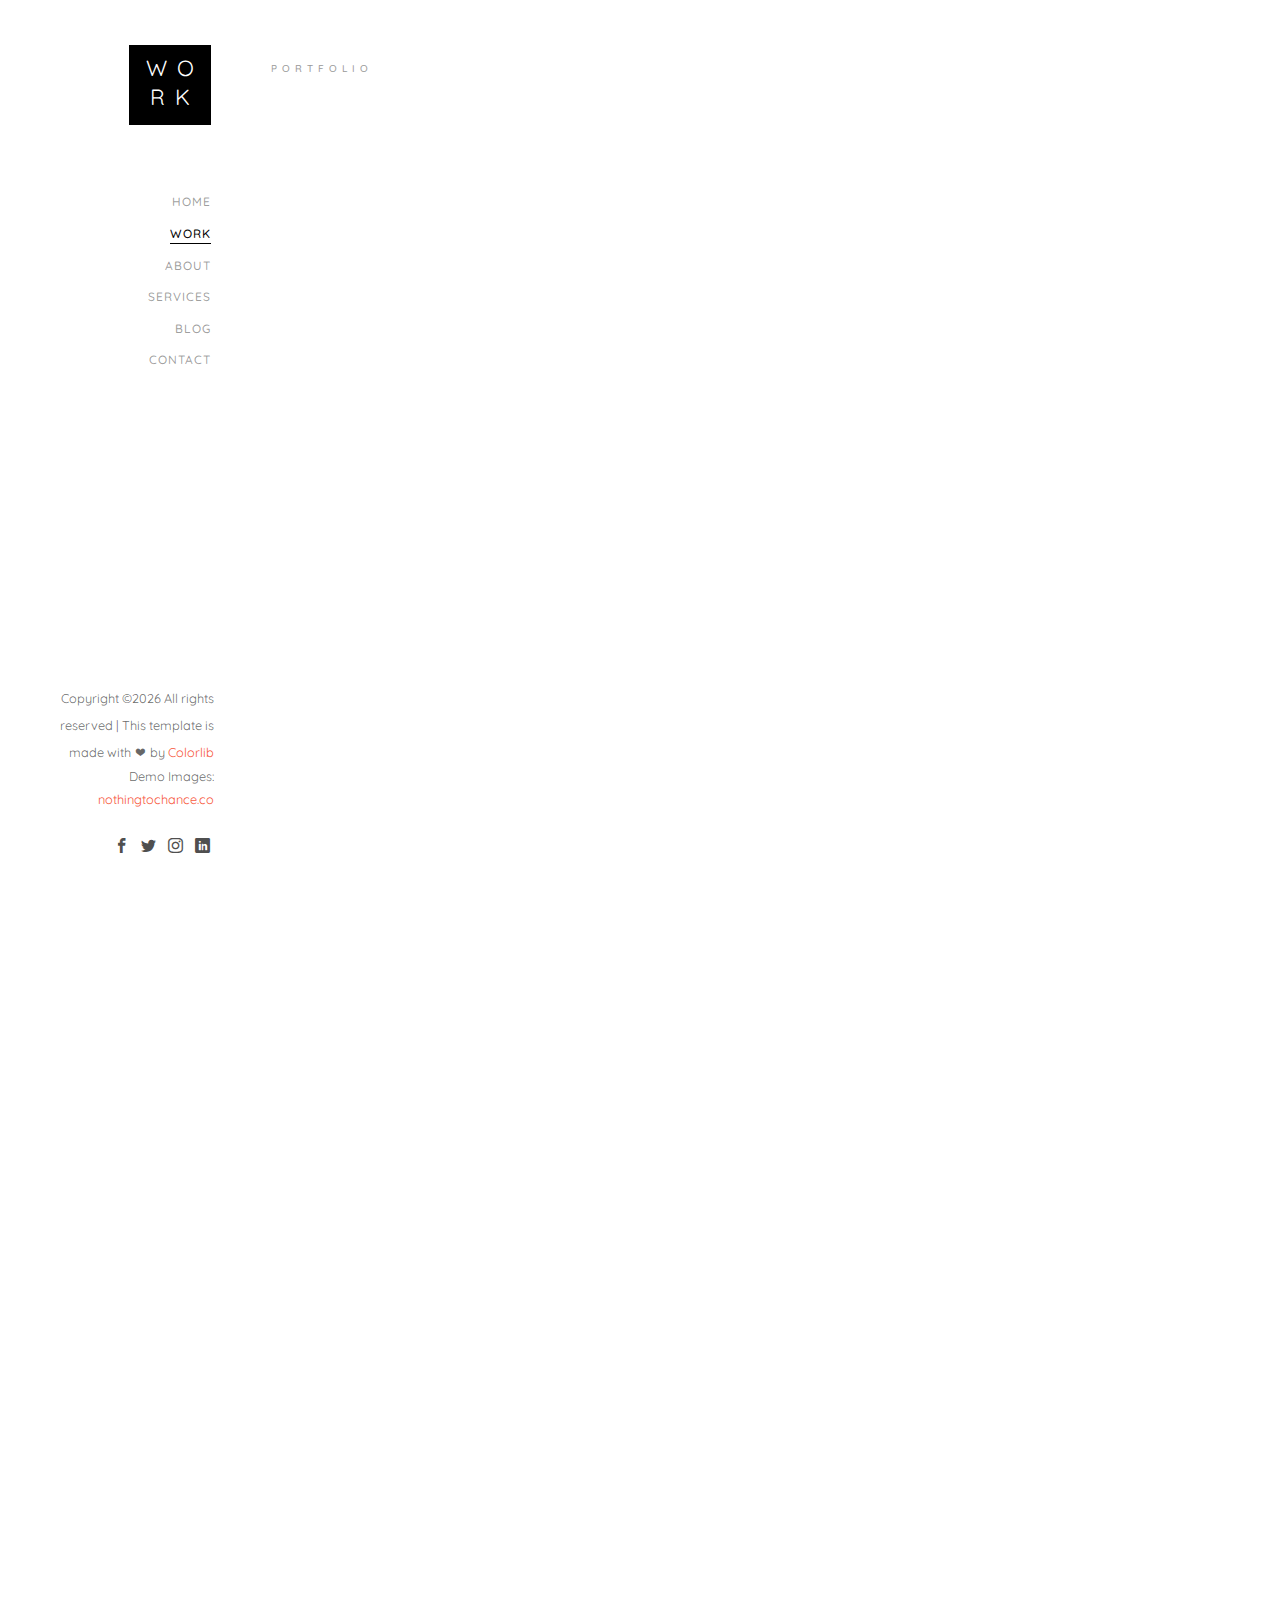
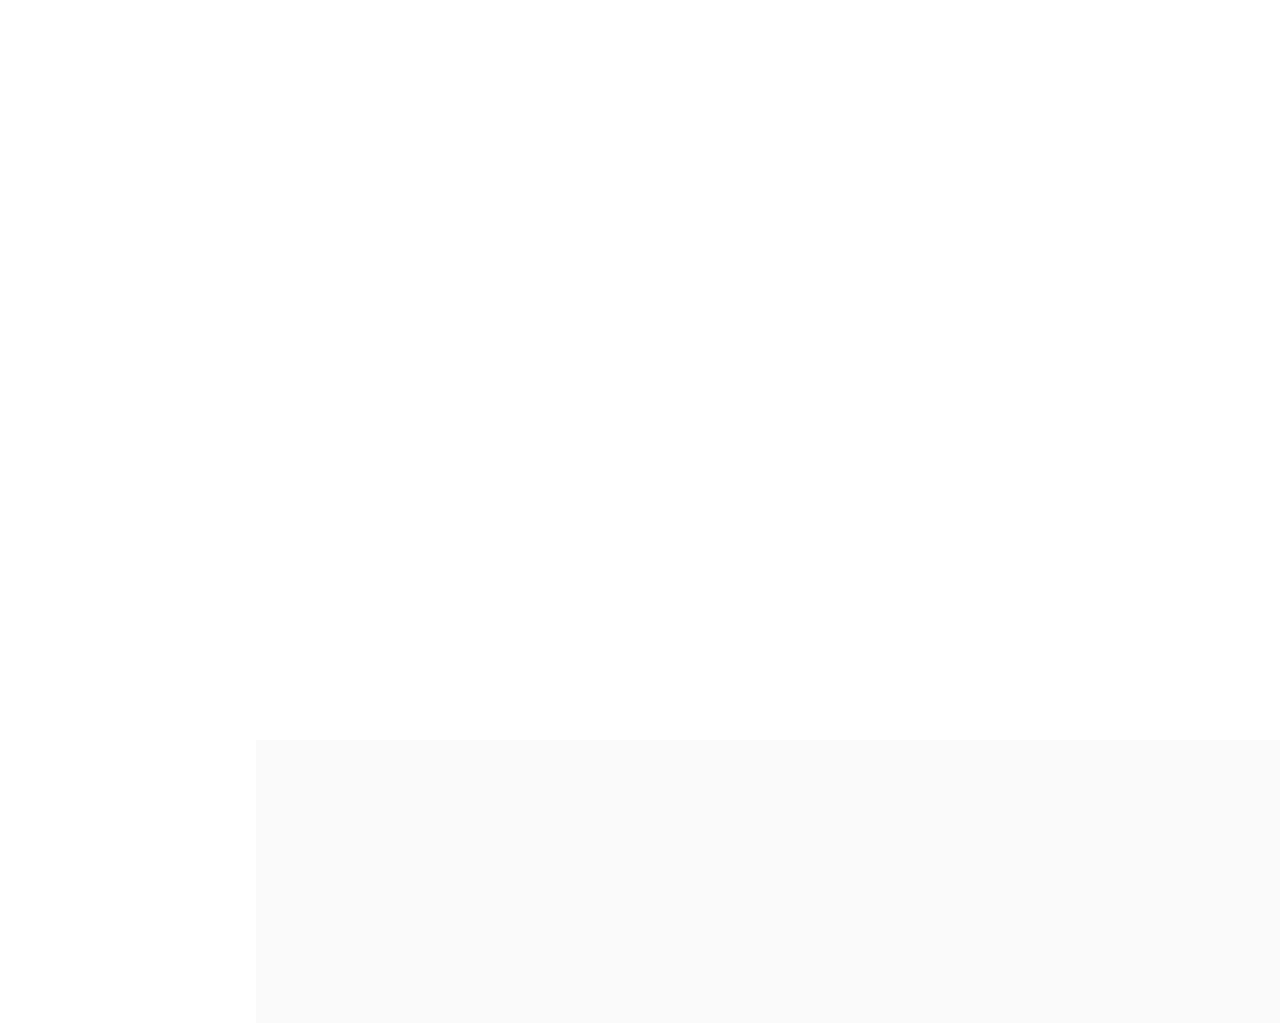
<file: work.html>
<!DOCTYPE HTML>
<html>
	<head>
	<meta charset="utf-8">
	<meta http-equiv="X-UA-Compatible" content="IE=edge">
	<title>Work Template</title>
	<meta name="viewport" content="width=device-width, initial-scale=1">
	<meta name="description" content="" />
	<meta name="keywords" content="" />
	<meta name="author" content="" />

  <!-- Facebook and Twitter integration -->
	<meta property="og:title" content=""/>
	<meta property="og:image" content=""/>
	<meta property="og:url" content=""/>
	<meta property="og:site_name" content=""/>
	<meta property="og:description" content=""/>
	<meta name="twitter:title" content="" />
	<meta name="twitter:image" content="" />
	<meta name="twitter:url" content="" />
	<meta name="twitter:card" content="" />

	<!-- Place favicon.ico and apple-touch-icon.png in the root directory -->
	<link rel="shortcut icon" href="favicon.ico">

	<link href="https://fonts.googleapis.com/css?family=Quicksand:300,400,500,700" rel="stylesheet">
	
	<!-- Animate.css -->
	<link rel="stylesheet" href="css/animate.css">
	<!-- Icomoon Icon Fonts-->
	<link rel="stylesheet" href="css/icomoon.css">
	<!-- Bootstrap  -->
	<link rel="stylesheet" href="css/bootstrap.css">
	<!-- Flexslider  -->
	<link rel="stylesheet" href="css/flexslider.css">
	<!-- Theme style  -->
	<link rel="stylesheet" href="css/style.css">

	<!-- Modernizr JS -->
	<script src="js/modernizr-2.6.2.min.js"></script>
	<!-- FOR IE9 below -->
	<!--[if lt IE 9]>
	<script src="js/respond.min.js"></script>
	<![endif]-->

	</head>
	<body>
	<div id="colorlib-page">
		<a href="#" class="js-colorlib-nav-toggle colorlib-nav-toggle"><i></i></a>
		<aside id="colorlib-aside" role="complementary" class="border js-fullheight">
			<h1 id="colorlib-logo"><a href="index.html"><span>Wo</span><span>rk</span></a></h1>
			<nav id="colorlib-main-menu" role="navigation">
				<ul>
					<li><a href="index.html">Home</a></li>
					<li class="colorlib-active"><a href="work.html">Work</a></li>
					<li><a href="about.html">About</a></li>
					<li><a href="services.html">Services</a></li>
					<li><a href="blog.html">Blog</a></li>
					<li><a href="contact.html">Contact</a></li>
				</ul>
			</nav>

			<div class="colorlib-footer">
				<p><small><!-- Link back to Colorlib can't be removed. Template is licensed under CC BY 3.0. -->
Copyright &copy;<script>document.write(new Date().getFullYear());</script> All rights reserved | This template is made with <i class="icon-heart" aria-hidden="true"></i> by <a href="https://colorlib.com" target="_blank">Colorlib</a>
<!-- Link back to Colorlib can't be removed. Template is licensed under CC BY 3.0. --> </span> <span>Demo Images: <a href="http://nothingtochance.co/" target="_blank">nothingtochance.co</a></span></small></p>
				<ul>
					<li><a href="#"><i class="icon-facebook2"></i></a></li>
					<li><a href="#"><i class="icon-twitter2"></i></a></li>
					<li><a href="#"><i class="icon-instagram"></i></a></li>
					<li><a href="#"><i class="icon-linkedin2"></i></a></li>
				</ul>
			</div>

		</aside>

		<div id="colorlib-main">

			<div class="colorlib-work">
				<div class="container-fluid">
					<div class="row">
						<div class="col-md-6 col-md-offset-3 col-md-pull-3">
							<span class="heading-meta">Portfolio</span>
							<h2 class="colorlib-heading animate-box" data-animate-effect="fadeInLeft">My Work</h2>
						</div>
					</div>
					<div class="row">
						<div class="col-md-6 animate-box" data-animate-effect="fadeInLeft">
							<div class="project" style="background-image: url(images/work-1.jpg);">
								<div class="desc">
									<div class="con">
										<h3><a href="work-single.html">Work 01</a></h3>
										<span>Branding, Ilustration</span>
										<p class="icon">
											<span><a href="#"><i class="icon-share3"></i></a></span>
											<span><a href="#"><i class="icon-eye"></i> 100</a></span>
											<span><a href="#"><i class="icon-heart"></i> 49</a></span>
										</p>
									</div>
								</div>
							</div>
						</div>
						<div class="col-md-6 animate-box" data-animate-effect="fadeInLeft">
							<div class="project" style="background-image: url(images/work-2.jpg);">
								<div class="desc">
									<div class="con">
										<h3><a href="work-single.html">Work 02</a></h3>
										<span>Logo, Web, Branding</span>
										<p class="icon">
											<span><a href="#"><i class="icon-share3"></i></a></span>
											<span><a href="#"><i class="icon-eye"></i> 100</a></span>
											<span><a href="#"><i class="icon-heart"></i> 49</a></span>
										</p>
									</div>
								</div>
							</div>
						</div>
						<div class="col-md-6 animate-box" data-animate-effect="fadeInLeft">
							<div class="project" style="background-image: url(images/work-3.jpg);">
								<div class="desc">
									<div class="con">
										<h3><a href="work-single.html">Work 03</a></h3>
										<span>Illustration, Logo</span>
										<p class="icon">
											<span><a href="#"><i class="icon-share3"></i></a></span>
											<span><a href="#"><i class="icon-eye"></i> 100</a></span>
											<span><a href="#"><i class="icon-heart"></i> 49</a></span>
										</p>
									</div>
								</div>
							</div>
						</div>
						<div class="col-md-6 animate-box" data-animate-effect="fadeInLeft">
							<div class="project" style="background-image: url(images/work-4.jpg);">
								<div class="desc">
									<div class="con">
										<h3><a href="work-single.html">Work 04</a></h3>
										<span>Web, Logo, Branding</span>
										<p class="icon">
											<span><a href="#"><i class="icon-share3"></i></a></span>
											<span><a href="#"><i class="icon-eye"></i> 100</a></span>
											<span><a href="#"><i class="icon-heart"></i> 49</a></span>
										</p>
									</div>
								</div>
							</div>
						</div>
						<div class="col-md-6 animate-box" data-animate-effect="fadeInLeft">
							<div class="project" style="background-image: url(images/work-5.jpg);">
								<div class="desc">
									<div class="con">
										<h3><a href="work-single.html">Work 05</a></h3>
										<span>Illustration, Logo</span>
										<p class="icon">
											<span><a href="#"><i class="icon-share3"></i></a></span>
											<span><a href="#"><i class="icon-eye"></i> 100</a></span>
											<span><a href="#"><i class="icon-heart"></i> 49</a></span>
										</p>
									</div>
								</div>
							</div>
						</div>
						<div class="col-md-6 animate-box" data-animate-effect="fadeInLeft">
							<div class="project" style="background-image: url(images/work-6.jpg);">
								<div class="desc">
									<div class="con">
										<h3><a href="work-single.html">Work 06</a></h3>
										<span>Web, Logo, Branding</span>
										<p class="icon">
											<span><a href="#"><i class="icon-share3"></i></a></span>
											<span><a href="#"><i class="icon-eye"></i> 100</a></span>
											<span><a href="#"><i class="icon-heart"></i> 49</a></span>
										</p>
									</div>
								</div>
							</div>
						</div>
						<div class="col-md-6 animate-box" data-animate-effect="fadeInLeft">
							<div class="project" style="background-image: url(images/work-7.jpg);">
								<div class="desc">
									<div class="con">
										<h3><a href="work-single.html">Work 07</a></h3>
										<span>Illustration, Logo</span>
										<p class="icon">
											<span><a href="#"><i class="icon-share3"></i></a></span>
											<span><a href="#"><i class="icon-eye"></i> 100</a></span>
											<span><a href="#"><i class="icon-heart"></i> 49</a></span>
										</p>
									</div>
								</div>
							</div>
						</div>
						<div class="col-md-6 animate-box" data-animate-effect="fadeInLeft">
							<div class="project" style="background-image: url(images/work-8.jpg);">
								<div class="desc">
									<div class="con">
										<h3><a href="work-single.html">Work 08</a></h3>
										<span>Web, Logo, Branding</span>
										<p class="icon">
											<span><a href="#"><i class="icon-share3"></i></a></span>
											<span><a href="#"><i class="icon-eye"></i> 100</a></span>
											<span><a href="#"><i class="icon-heart"></i> 49</a></span>
										</p>
									</div>
								</div>
							</div>
						</div>
					</div>
					<div class="row">
						<div class="col-md-12 animate-box" data-animate-effect="fadeInLeft">
							<ul class="pagination">
								<li class="disabled"><a href="#">&laquo;</a></li>
								<li class="active"><a href="#">1</a></li>
								<li><a href="#">2</a></li>
								<li><a href="#">3</a></li>
								<li><a href="#">4</a></li>
								<li><a href="#">&raquo;</a></li>
							</ul>
						</div>
					</div>
				</div>
			</div>

			<div id="get-in-touch" class="colorlib-bg-color">
				<div class="colorlib-narrow-content">
					<div class="row">
						<div class="col-md-6 animate-box" data-animate-effect="fadeInLeft">
							<h2>Get in Touch!</h2>
						</div>
					</div>
					<div class="row">
						<div class="col-md-6 col-md-offset-3 col-md-pull-3 animate-box" data-animate-effect="fadeInLeft">
							<p class="colorlib-lead">Separated they live in Bookmarksgrove right at the coast of the Semantics, a large language ocean.</p>
							<p><a href="#" class="btn btn-primary btn-learn">Contact me!</a></p>
						</div>
						
					</div>
				</div>
			</div>
		</div>
	</div>

	<!-- jQuery -->
	<script src="js/jquery.min.js"></script>
	<!-- jQuery Easing -->
	<script src="js/jquery.easing.1.3.js"></script>
	<!-- Bootstrap -->
	<script src="js/bootstrap.min.js"></script>
	<!-- Waypoints -->
	<script src="js/jquery.waypoints.min.js"></script>
	<!-- Flexslider -->
	<script src="js/jquery.flexslider-min.js"></script>
	<!-- Sticky Kit -->
	<script src="js/sticky-kit.min.js"></script>
	
	
	<!-- MAIN JS -->
	<script src="js/main.js"></script>

	</body>
</html>
</file>
<file: css/icomoon.css>
@font-face {
  font-family: 'icomoon';
  src:  url('fonts/icomoon.eot?6py85u');
  src:  url('fonts/icomoon.eot?6py85u#iefix') format('embedded-opentype'),
    url('fonts/icomoon.ttf?6py85u') format('truetype'),
    url('fonts/icomoon.woff?6py85u') format('woff'),
    url('fonts/icomoon.svg?6py85u#icomoon') format('svg');
  font-weight: normal;
  font-style: normal;
}

[class^="icon-"], [class*=" icon-"] {
  /* use !important to prevent issues with browser extensions that change fonts */
  font-family: 'icomoon' !important;
  speak: none;
  font-style: normal;
  font-weight: normal;
  font-variant: normal;
  text-transform: none;
  line-height: 1;

  /* Better Font Rendering =========== */
  -webkit-font-smoothing: antialiased;
  -moz-osx-font-smoothing: grayscale;
}

.icon-times:before {
  content: "\e930";
}
.icon-tick:before {
  content: "\e931";
}
.icon-plus:before {
  content: "\e932";
}
.icon-minus:before {
  content: "\e933";
}
.icon-equals:before {
  content: "\e934";
}
.icon-divide:before {
  content: "\e935";
}
.icon-chevron-right:before {
  content: "\e936";
}
.icon-chevron-left:before {
  content: "\e937";
}
.icon-arrow-right-thick:before {
  content: "\e938";
}
.icon-arrow-left-thick:before {
  content: "\e939";
}
.icon-th-small:before {
  content: "\e93a";
}
.icon-th-menu:before {
  content: "\e93b";
}
.icon-th-list:before {
  content: "\e93c";
}
.icon-th-large:before {
  content: "\e93d";
}
.icon-home:before {
  content: "\e93e";
}
.icon-arrow-forward:before {
  content: "\e93f";
}
.icon-arrow-back:before {
  content: "\e940";
}
.icon-rss:before {
  content: "\e941";
}
.icon-location:before {
  content: "\e942";
}
.icon-link:before {
  content: "\e943";
}
.icon-image:before {
  content: "\e944";
}
.icon-arrow-up-thick:before {
  content: "\e945";
}
.icon-arrow-down-thick:before {
  content: "\e946";
}
.icon-starburst:before {
  content: "\e947";
}
.icon-starburst-outline:before {
  content: "\e948";
}
.icon-star3:before {
  content: "\e949";
}
.icon-flow-children:before {
  content: "\e94a";
}
.icon-export:before {
  content: "\e94b";
}
.icon-delete2:before {
  content: "\e94c";
}
.icon-delete-outline:before {
  content: "\e94d";
}
.icon-cloud-storage:before {
  content: "\e94e";
}
.icon-wi-fi:before {
  content: "\e94f";
}
.icon-heart:before {
  content: "\e950";
}
.icon-flash:before {
  content: "\e951";
}
.icon-cancel:before {
  content: "\e952";
}
.icon-backspace:before {
  content: "\e953";
}
.icon-attachment:before {
  content: "\e954";
}
.icon-arrow-move:before {
  content: "\e955";
}
.icon-warning:before {
  content: "\e956";
}
.icon-user:before {
  content: "\e957";
}
.icon-radar:before {
  content: "\e958";
}
.icon-lock-open:before {
  content: "\e959";
}
.icon-lock-closed:before {
  content: "\e95a";
}
.icon-location-arrow:before {
  content: "\e95b";
}
.icon-info:before {
  content: "\e95c";
}
.icon-user-delete:before {
  content: "\e95d";
}
.icon-user-add:before {
  content: "\e95e";
}
.icon-media-pause:before {
  content: "\e95f";
}
.icon-group:before {
  content: "\e960";
}
.icon-chart-pie:before {
  content: "\e961";
}
.icon-chart-line:before {
  content: "\e962";
}
.icon-chart-bar:before {
  content: "\e963";
}
.icon-chart-area:before {
  content: "\e964";
}
.icon-video:before {
  content: "\e965";
}
.icon-point-of-interest:before {
  content: "\e966";
}
.icon-infinity:before {
  content: "\e967";
}
.icon-globe:before {
  content: "\e968";
}
.icon-eye:before {
  content: "\e969";
}
.icon-cog:before {
  content: "\e96a";
}
.icon-camera:before {
  content: "\e96b";
}
.icon-upload:before {
  content: "\e96c";
}
.icon-scissors:before {
  content: "\e96d";
}
.icon-refresh:before {
  content: "\e96e";
}
.icon-pin:before {
  content: "\e96f";
}
.icon-key:before {
  content: "\e970";
}
.icon-info-large:before {
  content: "\e971";
}
.icon-eject:before {
  content: "\e972";
}
.icon-download:before {
  content: "\e973";
}
.icon-zoom:before {
  content: "\e974";
}
.icon-zoom-out:before {
  content: "\e975";
}
.icon-zoom-in:before {
  content: "\e976";
}
.icon-sort-numerically:before {
  content: "\e977";
}
.icon-sort-alphabetically:before {
  content: "\e978";
}
.icon-input-checked:before {
  content: "\e979";
}
.icon-calender:before {
  content: "\e97a";
}
.icon-world2:before {
  content: "\e97b";
}
.icon-notes:before {
  content: "\e97c";
}
.icon-code:before {
  content: "\e97d";
}
.icon-arrow-sync:before {
  content: "\e97e";
}
.icon-arrow-shuffle:before {
  content: "\e97f";
}
.icon-arrow-repeat:before {
  content: "\e980";
}
.icon-arrow-minimise:before {
  content: "\e981";
}
.icon-arrow-maximise:before {
  content: "\e982";
}
.icon-arrow-loop:before {
  content: "\e983";
}
.icon-anchor:before {
  content: "\e984";
}
.icon-spanner:before {
  content: "\e985";
}
.icon-puzzle:before {
  content: "\e986";
}
.icon-power:before {
  content: "\e987";
}
.icon-plane:before {
  content: "\e988";
}
.icon-pi:before {
  content: "\e989";
}
.icon-phone:before {
  content: "\e98a";
}
.icon-microphone2:before {
  content: "\e98b";
}
.icon-media-rewind:before {
  content: "\e98c";
}
.icon-flag:before {
  content: "\e98d";
}
.icon-adjust-brightness:before {
  content: "\e98e";
}
.icon-waves:before {
  content: "\e98f";
}
.icon-social-twitter:before {
  content: "\e990";
}
.icon-social-facebook:before {
  content: "\e991";
}
.icon-social-dribbble:before {
  content: "\e992";
}
.icon-media-stop:before {
  content: "\e993";
}
.icon-media-record:before {
  content: "\e994";
}
.icon-media-play:before {
  content: "\e995";
}
.icon-media-fast-forward:before {
  content: "\e996";
}
.icon-media-eject:before {
  content: "\e997";
}
.icon-social-vimeo:before {
  content: "\e998";
}
.icon-social-tumbler:before {
  content: "\e999";
}
.icon-social-skype:before {
  content: "\e99a";
}
.icon-social-pinterest:before {
  content: "\e99b";
}
.icon-social-linkedin:before {
  content: "\e99c";
}
.icon-social-last-fm:before {
  content: "\e99d";
}
.icon-social-github:before {
  content: "\e99e";
}
.icon-social-flickr:before {
  content: "\e99f";
}
.icon-at:before {
  content: "\e9a0";
}
.icon-times-outline:before {
  content: "\e9a1";
}
.icon-plus-outline:before {
  content: "\e9a2";
}
.icon-minus-outline:before {
  content: "\e9a3";
}
.icon-tick-outline:before {
  content: "\e9a4";
}
.icon-th-large-outline:before {
  content: "\e9a5";
}
.icon-equals-outline:before {
  content: "\e9a6";
}
.icon-divide-outline:before {
  content: "\e9a7";
}
.icon-chevron-right-outline:before {
  content: "\e9a8";
}
.icon-chevron-left-outline:before {
  content: "\e9a9";
}
.icon-arrow-right-outline:before {
  content: "\e9aa";
}
.icon-arrow-left-outline:before {
  content: "\e9ab";
}
.icon-th-small-outline:before {
  content: "\e9ac";
}
.icon-th-menu-outline:before {
  content: "\e9ad";
}
.icon-th-list-outline:before {
  content: "\e9ae";
}
.icon-news2:before {
  content: "\e9b1";
}
.icon-home-outline:before {
  content: "\e9b2";
}
.icon-arrow-up-outline:before {
  content: "\e9b3";
}
.icon-arrow-forward-outline:before {
  content: "\e9b4";
}
.icon-arrow-down-outline:before {
  content: "\e9b5";
}
.icon-arrow-back-outline:before {
  content: "\e9b6";
}
.icon-trash3:before {
  content: "\e9b7";
}
.icon-rss-outline:before {
  content: "\e9b8";
}
.icon-message:before {
  content: "\e9b9";
}
.icon-location-outline:before {
  content: "\e9ba";
}
.icon-link-outline:before {
  content: "\e9bb";
}
.icon-image-outline:before {
  content: "\e9bc";
}
.icon-export-outline:before {
  content: "\e9bd";
}
.icon-cross:before {
  content: "\e9be";
}
.icon-wi-fi-outline:before {
  content: "\e9bf";
}
.icon-star-outline:before {
  content: "\e9c0";
}
.icon-media-pause-outline:before {
  content: "\e9c1";
}
.icon-mail:before {
  content: "\e9c2";
}
.icon-heart-outline:before {
  content: "\e9c3";
}
.icon-flash-outline:before {
  content: "\e9c4";
}
.icon-cancel-outline:before {
  content: "\e9c5";
}
.icon-beaker:before {
  content: "\e9c6";
}
.icon-arrow-move-outline:before {
  content: "\e9c7";
}
.icon-watch2:before {
  content: "\e9c8";
}
.icon-warning-outline:before {
  content: "\e9c9";
}
.icon-time:before {
  content: "\e9ca";
}
.icon-radar-outline:before {
  content: "\e9cb";
}
.icon-lock-open-outline:before {
  content: "\e9cc";
}
.icon-location-arrow-outline:before {
  content: "\e9cd";
}
.icon-info-outline:before {
  content: "\e9ce";
}
.icon-backspace-outline:before {
  content: "\e9cf";
}
.icon-attachment-outline:before {
  content: "\e9d0";
}
.icon-user-outline:before {
  content: "\e9d1";
}
.icon-user-delete-outline:before {
  content: "\e9d2";
}
.icon-user-add-outline:before {
  content: "\e9d3";
}
.icon-lock-closed-outline:before {
  content: "\e9d4";
}
.icon-group-outline:before {
  content: "\e9d5";
}
.icon-chart-pie-outline:before {
  content: "\e9d6";
}
.icon-chart-line-outline:before {
  content: "\e9d7";
}
.icon-chart-bar-outline:before {
  content: "\e9d8";
}
.icon-chart-area-outline:before {
  content: "\e9d9";
}
.icon-video-outline:before {
  content: "\e9da";
}
.icon-point-of-interest-outline:before {
  content: "\e9db";
}
.icon-map:before {
  content: "\e9dc";
}
.icon-key-outline:before {
  content: "\e9dd";
}
.icon-infinity-outline:before {
  content: "\e9de";
}
.icon-globe-outline:before {
  content: "\e9df";
}
.icon-eye-outline:before {
  content: "\e9e0";
}
.icon-cog-outline:before {
  content: "\e9e1";
}
.icon-camera-outline:before {
  content: "\e9e2";
}
.icon-upload-outline:before {
  content: "\e9e3";
}
.icon-support:before {
  content: "\e9e4";
}
.icon-scissors-outline:before {
  content: "\e9e5";
}
.icon-refresh-outline:before {
  content: "\e9e6";
}
.icon-info-large-outline:before {
  content: "\e9e7";
}
.icon-eject-outline:before {
  content: "\e9e8";
}
.icon-download-outline:before {
  content: "\e9e9";
}
.icon-battery-mid:before {
  content: "\e9ea";
}
.icon-battery-low:before {
  content: "\e9eb";
}
.icon-battery-high:before {
  content: "\e9ec";
}
.icon-zoom-outline:before {
  content: "\e9ed";
}
.icon-zoom-out-outline:before {
  content: "\e9ee";
}
.icon-zoom-in-outline:before {
  content: "\e9ef";
}
.icon-tag3:before {
  content: "\e9f0";
}
.icon-tabs-outline:before {
  content: "\e9f1";
}
.icon-pin-outline:before {
  content: "\e9f2";
}
.icon-message-typing:before {
  content: "\e9f3";
}
.icon-directions:before {
  content: "\e9f4";
}
.icon-battery-full:before {
  content: "\e9f5";
}
.icon-battery-charge:before {
  content: "\e9f6";
}
.icon-pipette:before {
  content: "\e9f7";
}
.icon-pencil:before {
  content: "\e9f8";
}
.icon-folder:before {
  content: "\e9f9";
}
.icon-folder-delete:before {
  content: "\e9fa";
}
.icon-folder-add:before {
  content: "\e9fb";
}
.icon-edit:before {
  content: "\e9fc";
}
.icon-document:before {
  content: "\e9fd";
}
.icon-document-delete:before {
  content: "\e9fe";
}
.icon-document-add:before {
  content: "\e9ff";
}
.icon-brush:before {
  content: "\ea00";
}
.icon-thumbs-up:before {
  content: "\ea01";
}
.icon-thumbs-down:before {
  content: "\ea02";
}
.icon-pen:before {
  content: "\ea03";
}
.icon-sort-numerically-outline:before {
  content: "\ea04";
}
.icon-sort-alphabetically-outline:before {
  content: "\ea05";
}
.icon-social-last-fm-circular:before {
  content: "\ea06";
}
.icon-social-github-circular:before {
  content: "\ea07";
}
.icon-compass:before {
  content: "\ea08";
}
.icon-bookmark:before {
  content: "\ea09";
}
.icon-input-checked-outline:before {
  content: "\ea0a";
}
.icon-code-outline:before {
  content: "\ea0b";
}
.icon-calender-outline:before {
  content: "\ea0c";
}
.icon-business-card:before {
  content: "\ea0d";
}
.icon-arrow-up:before {
  content: "\ea0e";
}
.icon-arrow-sync-outline:before {
  content: "\ea0f";
}
.icon-arrow-right:before {
  content: "\ea10";
}
.icon-arrow-repeat-outline:before {
  content: "\ea11";
}
.icon-arrow-loop-outline:before {
  content: "\ea12";
}
.icon-arrow-left:before {
  content: "\ea13";
}
.icon-flow-switch:before {
  content: "\ea14";
}
.icon-flow-parallel:before {
  content: "\ea15";
}
.icon-flow-merge:before {
  content: "\ea16";
}
.icon-document-text:before {
  content: "\ea17";
}
.icon-clipboard:before {
  content: "\ea18";
}
.icon-calculator:before {
  content: "\ea19";
}
.icon-arrow-minimise-outline:before {
  content: "\ea1a";
}
.icon-arrow-maximise-outline:before {
  content: "\ea1b";
}
.icon-arrow-down:before {
  content: "\ea1c";
}
.icon-gift:before {
  content: "\ea1d";
}
.icon-film:before {
  content: "\ea1e";
}
.icon-database:before {
  content: "\ea1f";
}
.icon-bell:before {
  content: "\ea20";
}
.icon-anchor-outline:before {
  content: "\ea21";
}
.icon-adjust-contrast:before {
  content: "\ea22";
}
.icon-world-outline:before {
  content: "\ea23";
}
.icon-shopping-bag:before {
  content: "\ea24";
}
.icon-power-outline:before {
  content: "\ea25";
}
.icon-notes-outline:before {
  content: "\ea26";
}
.icon-device-tablet:before {
  content: "\ea27";
}
.icon-device-phone:before {
  content: "\ea28";
}
.icon-device-laptop:before {
  content: "\ea29";
}
.icon-device-desktop:before {
  content: "\ea2a";
}
.icon-briefcase:before {
  content: "\ea2b";
}
.icon-stopwatch:before {
  content: "\ea2c";
}
.icon-spanner-outline:before {
  content: "\ea2d";
}
.icon-puzzle-outline:before {
  content: "\ea2e";
}
.icon-printer:before {
  content: "\ea2f";
}
.icon-pi-outline:before {
  content: "\ea30";
}
.icon-lightbulb:before {
  content: "\ea31";
}
.icon-flag-outline:before {
  content: "\ea32";
}
.icon-contacts:before {
  content: "\ea33";
}
.icon-archive2:before {
  content: "\ea34";
}
.icon-weather-stormy:before {
  content: "\ea35";
}
.icon-weather-shower:before {
  content: "\ea36";
}
.icon-weather-partly-sunny:before {
  content: "\ea37";
}
.icon-weather-downpour:before {
  content: "\ea38";
}
.icon-weather-cloudy:before {
  content: "\ea39";
}
.icon-plane-outline:before {
  content: "\ea3a";
}
.icon-phone-outline:before {
  content: "\ea3b";
}
.icon-microphone-outline:before {
  content: "\ea3c";
}
.icon-weather-windy:before {
  content: "\ea3d";
}
.icon-weather-windy-cloudy:before {
  content: "\ea3e";
}
.icon-weather-sunny:before {
  content: "\ea3f";
}
.icon-weather-snow:before {
  content: "\ea40";
}
.icon-weather-night:before {
  content: "\ea41";
}
.icon-media-stop-outline:before {
  content: "\ea42";
}
.icon-media-rewind-outline:before {
  content: "\ea43";
}
.icon-media-record-outline:before {
  content: "\ea44";
}
.icon-media-play-outline:before {
  content: "\ea45";
}
.icon-media-fast-forward-outline:before {
  content: "\ea46";
}
.icon-media-eject-outline:before {
  content: "\ea47";
}
.icon-wine:before {
  content: "\ea48";
}
.icon-waves-outline:before {
  content: "\ea49";
}
.icon-ticket:before {
  content: "\ea4a";
}
.icon-tags:before {
  content: "\ea4b";
}
.icon-plug:before {
  content: "\ea4c";
}
.icon-headphones:before {
  content: "\ea4d";
}
.icon-credit-card:before {
  content: "\ea4e";
}
.icon-coffee:before {
  content: "\ea4f";
}
.icon-book:before {
  content: "\ea50";
}
.icon-beer:before {
  content: "\ea51";
}
.icon-volume2:before {
  content: "\ea52";
}
.icon-volume-up:before {
  content: "\ea53";
}
.icon-volume-mute:before {
  content: "\ea54";
}
.icon-volume-down:before {
  content: "\ea55";
}
.icon-social-vimeo-circular:before {
  content: "\ea56";
}
.icon-social-twitter-circular:before {
  content: "\ea57";
}
.icon-social-pinterest-circular:before {
  content: "\ea58";
}
.icon-social-linkedin-circular:before {
  content: "\ea59";
}
.icon-social-facebook-circular:before {
  content: "\ea5a";
}
.icon-social-dribbble-circular:before {
  content: "\ea5b";
}
.icon-tree:before {
  content: "\ea5c";
}
.icon-thermometer2:before {
  content: "\ea5d";
}
.icon-social-tumbler-circular:before {
  content: "\ea5e";
}
.icon-social-skype-outline:before {
  content: "\ea5f";
}
.icon-social-flickr-circular:before {
  content: "\ea60";
}
.icon-social-at-circular:before {
  content: "\ea61";
}
.icon-shopping-cart:before {
  content: "\ea62";
}
.icon-messages:before {
  content: "\ea63";
}
.icon-leaf:before {
  content: "\ea64";
}
.icon-feather:before {
  content: "\ea65";
}
.icon-eye2:before {
  content: "\e064";
}
.icon-paper-clip:before {
  content: "\e065";
}
.icon-mail5:before {
  content: "\e066";
}
.icon-toggle:before {
  content: "\e067";
}
.icon-layout:before {
  content: "\e068";
}
.icon-link2:before {
  content: "\e069";
}
.icon-bell2:before {
  content: "\e06a";
}
.icon-lock3:before {
  content: "\e06b";
}
.icon-unlock:before {
  content: "\e06c";
}
.icon-ribbon2:before {
  content: "\e06d";
}
.icon-image2:before {
  content: "\e06e";
}
.icon-signal:before {
  content: "\e06f";
}
.icon-target3:before {
  content: "\e070";
}
.icon-clipboard3:before {
  content: "\e071";
}
.icon-clock3:before {
  content: "\e072";
}
.icon-watch:before {
  content: "\e073";
}
.icon-air-play:before {
  content: "\e074";
}
.icon-camera3:before {
  content: "\e075";
}
.icon-video2:before {
  content: "\e076";
}
.icon-disc:before {
  content: "\e077";
}
.icon-printer3:before {
  content: "\e078";
}
.icon-monitor:before {
  content: "\e079";
}
.icon-server:before {
  content: "\e07a";
}
.icon-cog2:before {
  content: "\e07b";
}
.icon-heart3:before {
  content: "\e07c";
}
.icon-paragraph:before {
  content: "\e07d";
}
.icon-align-justify:before {
  content: "\e07e";
}
.icon-align-left:before {
  content: "\e07f";
}
.icon-align-center:before {
  content: "\e080";
}
.icon-align-right:before {
  content: "\e081";
}
.icon-book2:before {
  content: "\e082";
}
.icon-layers2:before {
  content: "\e083";
}
.icon-stack2:before {
  content: "\e084";
}
.icon-stack-2:before {
  content: "\e085";
}
.icon-paper:before {
  content: "\e086";
}
.icon-paper-stack:before {
  content: "\e087";
}
.icon-search3:before {
  content: "\e088";
}
.icon-zoom-in2:before {
  content: "\e089";
}
.icon-zoom-out2:before {
  content: "\e08a";
}
.icon-reply2:before {
  content: "\e08b";
}
.icon-circle-plus:before {
  content: "\e08c";
}
.icon-circle-minus:before {
  content: "\e08d";
}
.icon-circle-check:before {
  content: "\e08e";
}
.icon-circle-cross:before {
  content: "\e08f";
}
.icon-square-plus:before {
  content: "\e090";
}
.icon-square-minus:before {
  content: "\e091";
}
.icon-square-check:before {
  content: "\e092";
}
.icon-square-cross:before {
  content: "\e093";
}
.icon-microphone:before {
  content: "\e094";
}
.icon-record:before {
  content: "\e095";
}
.icon-skip-back:before {
  content: "\e096";
}
.icon-rewind:before {
  content: "\e097";
}
.icon-play4:before {
  content: "\e098";
}
.icon-pause3:before {
  content: "\e099";
}
.icon-stop3:before {
  content: "\e09a";
}
.icon-fast-forward:before {
  content: "\e09b";
}
.icon-skip-forward:before {
  content: "\e09c";
}
.icon-shuffle2:before {
  content: "\e09d";
}
.icon-repeat:before {
  content: "\e09e";
}
.icon-folder2:before {
  content: "\e09f";
}
.icon-umbrella:before {
  content: "\e0a0";
}
.icon-moon:before {
  content: "\e0a1";
}
.icon-thermometer:before {
  content: "\e0a2";
}
.icon-drop:before {
  content: "\e0a3";
}
.icon-sun2:before {
  content: "\e0a4";
}
.icon-cloud3:before {
  content: "\e0a5";
}
.icon-cloud-upload2:before {
  content: "\e0a6";
}
.icon-cloud-download2:before {
  content: "\e0a7";
}
.icon-upload4:before {
  content: "\e0a8";
}
.icon-download4:before {
  content: "\e0a9";
}
.icon-location3:before {
  content: "\e0aa";
}
.icon-location-2:before {
  content: "\e0ab";
}
.icon-map3:before {
  content: "\e0ac";
}
.icon-battery:before {
  content: "\e0ad";
}
.icon-head:before {
  content: "\e0ae";
}
.icon-briefcase3:before {
  content: "\e0af";
}
.icon-speech-bubble:before {
  content: "\e0b0";
}
.icon-anchor2:before {
  content: "\e0b1";
}
.icon-globe2:before {
  content: "\e0b2";
}
.icon-box:before {
  content: "\e0b3";
}
.icon-reload:before {
  content: "\e0b4";
}
.icon-share3:before {
  content: "\e0b5";
}
.icon-marquee:before {
  content: "\e0b6";
}
.icon-marquee-plus:before {
  content: "\e0b7";
}
.icon-marquee-minus:before {
  content: "\e0b8";
}
.icon-tag:before {
  content: "\e0b9";
}
.icon-power2:before {
  content: "\e0ba";
}
.icon-command2:before {
  content: "\e0bb";
}
.icon-alt:before {
  content: "\e0bc";
}
.icon-esc:before {
  content: "\e0bd";
}
.icon-bar-graph:before {
  content: "\e0be";
}
.icon-bar-graph-2:before {
  content: "\e0bf";
}
.icon-pie-graph:before {
  content: "\e0c0";
}
.icon-star:before {
  content: "\e0c1";
}
.icon-arrow-left3:before {
  content: "\e0c2";
}
.icon-arrow-right3:before {
  content: "\e0c3";
}
.icon-arrow-up3:before {
  content: "\e0c4";
}
.icon-arrow-down3:before {
  content: "\e0c5";
}
.icon-volume:before {
  content: "\e0c6";
}
.icon-mute:before {
  content: "\e0c7";
}
.icon-content-right:before {
  content: "\e100";
}
.icon-content-left:before {
  content: "\e101";
}
.icon-grid2:before {
  content: "\e102";
}
.icon-grid-2:before {
  content: "\e103";
}
.icon-columns:before {
  content: "\e104";
}
.icon-loader:before {
  content: "\e105";
}
.icon-bag:before {
  content: "\e106";
}
.icon-ban:before {
  content: "\e107";
}
.icon-flag3:before {
  content: "\e108";
}
.icon-trash:before {
  content: "\e109";
}
.icon-expand2:before {
  content: "\e110";
}
.icon-contract:before {
  content: "\e111";
}
.icon-maximize:before {
  content: "\e112";
}
.icon-minimize:before {
  content: "\e113";
}
.icon-plus2:before {
  content: "\e114";
}
.icon-minus2:before {
  content: "\e115";
}
.icon-check:before {
  content: "\e116";
}
.icon-cross2:before {
  content: "\e117";
}
.icon-move:before {
  content: "\e118";
}
.icon-delete:before {
  content: "\e119";
}
.icon-menu5:before {
  content: "\e120";
}
.icon-archive:before {
  content: "\e121";
}
.icon-inbox:before {
  content: "\e122";
}
.icon-outbox:before {
  content: "\e123";
}
.icon-file:before {
  content: "\e124";
}
.icon-file-add:before {
  content: "\e125";
}
.icon-file-subtract:before {
  content: "\e126";
}
.icon-help:before {
  content: "\e127";
}
.icon-open:before {
  content: "\e128";
}
.icon-ellipsis:before {
  content: "\e129";
}
.icon-heart4:before {
  content: "\e900";
}
.icon-cloud4:before {
  content: "\e901";
}
.icon-star2:before {
  content: "\e902";
}
.icon-tv2:before {
  content: "\e903";
}
.icon-sound:before {
  content: "\e904";
}
.icon-video3:before {
  content: "\e905";
}
.icon-trash2:before {
  content: "\e906";
}
.icon-user2:before {
  content: "\e907";
}
.icon-key3:before {
  content: "\e908";
}
.icon-search4:before {
  content: "\e909";
}
.icon-settings:before {
  content: "\e90a";
}
.icon-camera4:before {
  content: "\e90b";
}
.icon-tag2:before {
  content: "\e90c";
}
.icon-lock4:before {
  content: "\e90d";
}
.icon-bulb:before {
  content: "\e90e";
}
.icon-pen2:before {
  content: "\e90f";
}
.icon-diamond:before {
  content: "\e910";
}
.icon-display2:before {
  content: "\e911";
}
.icon-location4:before {
  content: "\e912";
}
.icon-eye3:before {
  content: "\e913";
}
.icon-bubble3:before {
  content: "\e914";
}
.icon-stack3:before {
  content: "\e915";
}
.icon-cup:before {
  content: "\e916";
}
.icon-phone3:before {
  content: "\e917";
}
.icon-news:before {
  content: "\e918";
}
.icon-mail6:before {
  content: "\e919";
}
.icon-like:before {
  content: "\e91a";
}
.icon-photo:before {
  content: "\e91b";
}
.icon-note:before {
  content: "\e91c";
}
.icon-clock4:before {
  content: "\e91d";
}
.icon-paperplane:before {
  content: "\e91e";
}
.icon-params:before {
  content: "\e91f";
}
.icon-banknote:before {
  content: "\e920";
}
.icon-data:before {
  content: "\e921";
}
.icon-music2:before {
  content: "\e922";
}
.icon-megaphone2:before {
  content: "\e923";
}
.icon-study:before {
  content: "\e924";
}
.icon-lab2:before {
  content: "\e925";
}
.icon-food:before {
  content: "\e926";
}
.icon-t-shirt:before {
  content: "\e927";
}
.icon-fire2:before {
  content: "\e928";
}
.icon-clip:before {
  content: "\e929";
}
.icon-shop:before {
  content: "\e92a";
}
.icon-calendar3:before {
  content: "\e92b";
}
.icon-wallet2:before {
  content: "\e92c";
}
.icon-vynil:before {
  content: "\e92d";
}
.icon-truck2:before {
  content: "\e92e";
}
.icon-world:before {
  content: "\e92f";
}
.icon-spinner6:before {
  content: "\e9af";
}
.icon-spinner7:before {
  content: "\e9b0";
}
.icon-amazon:before {
  content: "\eab7";
}
.icon-google:before {
  content: "\eab8";
}
.icon-google2:before {
  content: "\eab9";
}
.icon-google3:before {
  content: "\eaba";
}
.icon-google-plus:before {
  content: "\eabb";
}
.icon-google-plus2:before {
  content: "\eabc";
}
.icon-google-plus3:before {
  content: "\eabd";
}
.icon-hangouts:before {
  content: "\eabe";
}
.icon-google-drive:before {
  content: "\eabf";
}
.icon-facebook2:before {
  content: "\eac0";
}
.icon-facebook22:before {
  content: "\eac1";
}
.icon-instagram:before {
  content: "\eac2";
}
.icon-whatsapp:before {
  content: "\eac3";
}
.icon-spotify:before {
  content: "\eac4";
}
.icon-telegram:before {
  content: "\eac5";
}
.icon-twitter2:before {
  content: "\eac6";
}
.icon-vine:before {
  content: "\eac7";
}
.icon-vk:before {
  content: "\eac8";
}
.icon-renren:before {
  content: "\eac9";
}
.icon-sina-weibo:before {
  content: "\eaca";
}
.icon-rss2:before {
  content: "\eacb";
}
.icon-rss22:before {
  content: "\eacc";
}
.icon-youtube:before {
  content: "\eacd";
}
.icon-youtube2:before {
  content: "\eace";
}
.icon-twitch:before {
  content: "\eacf";
}
.icon-vimeo:before {
  content: "\ead0";
}
.icon-vimeo2:before {
  content: "\ead1";
}
.icon-lanyrd:before {
  content: "\ead2";
}
.icon-flickr:before {
  content: "\ead3";
}
.icon-flickr2:before {
  content: "\ead4";
}
.icon-flickr3:before {
  content: "\ead5";
}
.icon-flickr4:before {
  content: "\ead6";
}
.icon-dribbble2:before {
  content: "\ead7";
}
.icon-behance:before {
  content: "\ead8";
}
.icon-behance2:before {
  content: "\ead9";
}
.icon-deviantart:before {
  content: "\eada";
}
.icon-500px:before {
  content: "\eadb";
}
.icon-steam:before {
  content: "\eadc";
}
.icon-steam2:before {
  content: "\eadd";
}
.icon-dropbox:before {
  content: "\eade";
}
.icon-onedrive:before {
  content: "\eadf";
}
.icon-github:before {
  content: "\eae0";
}
.icon-npm:before {
  content: "\eae1";
}
.icon-basecamp:before {
  content: "\eae2";
}
.icon-trello:before {
  content: "\eae3";
}
.icon-wordpress:before {
  content: "\eae4";
}
.icon-joomla:before {
  content: "\eae5";
}
.icon-ello:before {
  content: "\eae6";
}
.icon-blogger:before {
  content: "\eae7";
}
.icon-blogger2:before {
  content: "\eae8";
}
.icon-tumblr2:before {
  content: "\eae9";
}
.icon-tumblr22:before {
  content: "\eaea";
}
.icon-yahoo:before {
  content: "\eaeb";
}
.icon-yahoo2:before {
  content: "\eaec";
}
.icon-tux:before {
  content: "\eaed";
}
.icon-appleinc:before {
  content: "\eaee";
}
.icon-finder:before {
  content: "\eaef";
}
.icon-android:before {
  content: "\eaf0";
}
.icon-windows:before {
  content: "\eaf1";
}
.icon-windows8:before {
  content: "\eaf2";
}
.icon-soundcloud:before {
  content: "\eaf3";
}
.icon-soundcloud2:before {
  content: "\eaf4";
}
.icon-skype:before {
  content: "\eaf5";
}
.icon-reddit:before {
  content: "\eaf6";
}
.icon-hackernews:before {
  content: "\eaf7";
}
.icon-wikipedia:before {
  content: "\eaf8";
}
.icon-linkedin2:before {
  content: "\eaf9";
}
.icon-linkedin22:before {
  content: "\eafa";
}
.icon-lastfm:before {
  content: "\eafb";
}
.icon-lastfm2:before {
  content: "\eafc";
}
.icon-delicious:before {
  content: "\eafd";
}
.icon-stumbleupon:before {
  content: "\eafe";
}
.icon-stumbleupon2:before {
  content: "\eaff";
}
.icon-stackoverflow:before {
  content: "\eb00";
}
.icon-pinterest:before {
  content: "\eb01";
}
.icon-pinterest2:before {
  content: "\eb02";
}
.icon-xing:before {
  content: "\eb03";
}
.icon-xing2:before {
  content: "\eb04";
}
.icon-flattr:before {
  content: "\eb05";
}
.icon-foursquare:before {
  content: "\eb06";
}
.icon-yelp:before {
  content: "\eb07";
}
.icon-paypal:before {
  content: "\eb08";
}
.icon-chrome:before {
  content: "\eb09";
}
.icon-firefox:before {
  content: "\eb0a";
}
.icon-IE:before {
  content: "\eb0b";
}
.icon-edge:before {
  content: "\eb0c";
}
.icon-safari:before {
  content: "\eb0d";
}
.icon-opera:before {
  content: "\eb0e";
}
.icon-file-pdf:before {
  content: "\eb0f";
}
.icon-file-openoffice:before {
  content: "\eb10";
}
.icon-file-word:before {
  content: "\eb11";
}
.icon-file-excel:before {
  content: "\eb12";
}
.icon-libreoffice:before {
  content: "\eb13";
}
.icon-html-five:before {
  content: "\eb14";
}
.icon-html-five2:before {
  content: "\eb15";
}
.icon-css3:before {
  content: "\eb16";
}
.icon-git:before {
  content: "\eb17";
}
.icon-codepen:before {
  content: "\eb18";
}
.icon-svg:before {
  content: "\eb19";
}
.icon-IcoMoon:before {
  content: "\eb1a";
}
</file>
<file: css/style.css>
@font-face {
  font-family: 'icomoon';
  src: url("../fonts/icomoon/icomoon.eot?srf3rx");
  src: url("../fonts/icomoon/icomoon.eot?srf3rx#iefix") format("embedded-opentype"), url("../fonts/icomoon/icomoon.ttf?srf3rx") format("truetype"), url("../fonts/icomoon/icomoon.woff?srf3rx") format("woff"), url("../fonts/icomoon/icomoon.svg?srf3rx#icomoon") format("svg");
  font-weight: normal;
  font-style: normal; }

/* =======================================================
*
* 	Template Style 
*	Edit this section
*
* ======================================================= */
body {
  font-family: "Quicksand", Arial, sans-serif;
  font-weight: 600;
  font-size: 15px;
  line-height: 1.8;
  color: rgba(0, 0, 0, 0.7); }
  @media screen and (max-width: 992px) {
    body {
      font-size: 16px;
    } }

a {
  color: #F75940;
  -webkit-transition: 0.5s;
  -o-transition: 0.5s;
  transition: 0.5s; }
  a:hover, a:active, a:focus {
    color: #F75940;
    outline: none;
    text-decoration: none !important; }

p {
  margin-bottom: 1.5em; }

h1, h2, h3, h4, h5, h6 {
  color: #000;
  font-family: "Quicksand", Arial, sans-serif;
  font-weight: 400;
  margin: 0 0 30px 0; }

figure {
  margin-bottom: 2.5em;
  float: left;
  width: 100%; }
  figure figcaption {
    font-size: 16px;
    width: 80%;
    margin: 20px auto 0px auto;
    color: #b3b3b3;
    font-style: italic;
    font-family: "Quicksand", Arial, sans-serif; }
    @media screen and (max-width: 480px) {
      figure figcaption {
        width: 100%; } }

::-webkit-selection {
  color: #fff;
  background: #F75940; }

::-moz-selection {
  color: #fff;
  background: #F75940; }

::selection {
  color: #fff;
  background: #F75940; }

#colorlib-page {
  width: 100%;
  overflow: hidden;
  position: relative; }

#colorlib-aside {
  padding-top: 3em;
  padding-bottom: 40px;
  padding-left: 3em;
  padding-right: 3em;
  width: 20%;
  position: fixed;
  bottom: 0;
  top: 0;
  left: 0;
  overflow-y: scroll;
  z-index: 1001;
  background: #fff;
  -webkit-transition: 0.5s;
  -o-transition: 0.5s;
  transition: 0.5s; }
  @media screen and (max-width: 1200px) {
    #colorlib-aside {
      width: 30%; } }
  @media screen and (max-width: 768px) {
    #colorlib-aside {
      width: 270px;
      -moz-transform: translateX(-270px);
      -webkit-transform: translateX(-270px);
      -ms-transform: translateX(-270px);
      -o-transform: translateX(-270px);
      transform: translateX(-270px);
      padding-top: 4em; } }
  #colorlib-aside #colorlib-logo {
    text-align: right;
    font-weight: 400;
    font-size: 22px;
    text-transform: uppercase;
    margin-bottom: 3em;
    display: block;
    width: 100%; }
    @media screen and (max-width: 768px) {
      #colorlib-aside #colorlib-logo {
        margin-bottom: 1em; } }
    #colorlib-aside #colorlib-logo a {
      display: inline-block;
      text-align: center;
      background: #000;
      padding: .5em .8em;
      color: #fff;
      letter-spacing: 10px;
      padding-right: .3em; }
      #colorlib-aside #colorlib-logo a span {
        display: block;
        margin-bottom: 5px;
        text-align: center; }
  #colorlib-aside #colorlib-main-menu ul {
    text-align: right;
    margin: 0;
    padding: 0; }
    @media screen and (max-width: 768px) {
      #colorlib-aside #colorlib-main-menu ul {
        margin: 0 0 2em 0; } }
    #colorlib-aside #colorlib-main-menu ul li {
      margin: 0 0 10px 0;
      padding: 0;
      list-style: none;
      font-size: 12px;
      font-weight: 500;
      text-transform: uppercase;
      letter-spacing: 1px; }
      #colorlib-aside #colorlib-main-menu ul li a {
        color: rgba(0, 0, 0, 0.4);
        text-decoration: none;
        position: relative;
        padding: 10px 0;
        font-family: "Quicksand", Arial, sans-serif;
        -webkit-transition: 0.3s;
        -o-transition: 0.3s;
        transition: 0.3s; }
        #colorlib-aside #colorlib-main-menu ul li a:after {
          content: "";
          position: absolute;
          height: 1px;
          bottom: 7px;
          left: 0;
          right: 0;
          background-color: #000;
          visibility: hidden;
          -webkit-transform: scaleX(0);
          -moz-transform: scaleX(0);
          -ms-transform: scaleX(0);
          -o-transform: scaleX(0);
          transform: scaleX(0);
          -webkit-transition: all 0.3s cubic-bezier(0.175, 0.885, 0.32, 1.275);
          -moz-transition: all 0.3s cubic-bezier(0.175, 0.885, 0.32, 1.275);
          -ms-transition: all 0.3s cubic-bezier(0.175, 0.885, 0.32, 1.275);
          -o-transition: all 0.3s cubic-bezier(0.175, 0.885, 0.32, 1.275);
          transition: all 0.3s cubic-bezier(0.175, 0.885, 0.32, 1.275); }
        #colorlib-aside #colorlib-main-menu ul li a:hover {
          text-decoration: none;
          color: black; }
          #colorlib-aside #colorlib-main-menu ul li a:hover:after {
            visibility: visible;
            -webkit-transform: scaleX(1);
            -moz-transform: scaleX(1);
            -ms-transform: scaleX(1);
            -o-transform: scaleX(1);
            transform: scaleX(1); }
      #colorlib-aside #colorlib-main-menu ul li.colorlib-active a {
        color: #000; }
        #colorlib-aside #colorlib-main-menu ul li.colorlib-active a:after {
          visibility: visible;
          -webkit-transform: scaleX(1);
          -moz-transform: scaleX(1);
          -ms-transform: scaleX(1);
          -o-transform: scaleX(1);
          transform: scaleX(1); }
  #colorlib-aside .colorlib-footer {
    position: absolute;
    bottom: 40px;
    right: 1.5em;
    left: 1.5em;
    font-size: 15px;
    text-align: right;
    font-weight: 400;
    color: rgba(0, 0, 0, 0.6);
    padding: 0 20px; }
    @media screen and (max-width: 768px) {
      #colorlib-aside .colorlib-footer {
        position: relative;
        bottom: 0; } }
    #colorlib-aside .colorlib-footer span {
      display: block; }
    #colorlib-aside .colorlib-footer ul {
      padding: 0;
      margin: 0; }
      #colorlib-aside .colorlib-footer ul li {
        padding: 0;
        margin: 0;
        display: inline;
        list-style: none; }
        #colorlib-aside .colorlib-footer ul li a {
          color: rgba(0, 0, 0, 0.7);
          padding: 4px; }
          #colorlib-aside .colorlib-footer ul li a:hover, #colorlib-aside .colorlib-footer ul li a:active, #colorlib-aside .colorlib-footer ul li a:focus {
            text-decoration: none;
            outline: none;
            color: #F75940; }

#colorlib-main {
  width: 80%;
  float: right;
  -webkit-transition: 0.5s;
  -o-transition: 0.5s;
  transition: 0.5s; }
  @media screen and (max-width: 1200px) {
    #colorlib-main {
      width: 70%; } }
  @media screen and (max-width: 768px) {
    #colorlib-main {
      width: 100%; } }

#colorlib-hero {
  min-height: 500px;
  background: #fff url(../images/loader.gif) no-repeat center center;
  width: 100%;
  float: left;
  margin-bottom: 10em;
  clear: both; }
  #colorlib-hero .btn {
    font-size: 24px; }
    #colorlib-hero .btn.btn-primary {
      padding: 14px 30px !important; }
  #colorlib-hero .flexslider {
    border: none;
    z-index: 1;
    margin-bottom: 0; }
    #colorlib-hero .flexslider .slides {
      position: relative;
      overflow: hidden; }
      #colorlib-hero .flexslider .slides li {
        background-repeat: no-repeat;
        background-size: cover;
        background-position: bottom center;
        min-height: 400px;
        position: relative; }
    #colorlib-hero .flexslider .flex-control-nav {
      bottom: 20px;
      z-index: 1000;
      right: 20px;
      float: right;
      width: auto; }
      #colorlib-hero .flexslider .flex-control-nav li {
        display: block;
        margin-bottom: 10px; }
        #colorlib-hero .flexslider .flex-control-nav li a {
          background: rgba(255, 255, 255, 0.2);
          -webkit-box-shadow: none;
          box-shadow: none;
          width: 12px;
          height: 12px;
          cursor: pointer; }
          #colorlib-hero .flexslider .flex-control-nav li a.flex-active {
            cursor: pointer;
            background: transparent;
            border: 2px solid #F75940; }
    #colorlib-hero .flexslider .flex-direction-nav {
      display: none; }
    #colorlib-hero .flexslider .slider-text {
      display: table;
      opacity: 0;
      min-height: 500px;
      z-index: 9; }
      #colorlib-hero .flexslider .slider-text > .slider-text-inner {
        display: table-cell;
        vertical-align: middle;
        min-height: 700px;
        padding: 2em;
        position: relative; }
        #colorlib-hero .flexslider .slider-text > .slider-text-inner .desc {
          position: absolute;
          bottom: 15px;
          left: 0;
          padding: 30px;
          background: #fff; }
        @media screen and (max-width: 768px) {
          #colorlib-hero .flexslider .slider-text > .slider-text-inner {
            text-align: center; } }
        #colorlib-hero .flexslider .slider-text > .slider-text-inner h1, #colorlib-hero .flexslider .slider-text > .slider-text-inner h2 {
          margin: 0;
          padding: 0;
          color: black;
          font-family: "Quicksand", Arial, sans-serif; }
        #colorlib-hero .flexslider .slider-text > .slider-text-inner h1 {
          margin-bottom: 20px;
          font-size: 44px;
          line-height: 1.3;
          font-weight: 300; }
          @media screen and (max-width: 768px) {
            #colorlib-hero .flexslider .slider-text > .slider-text-inner h1 {
              font-size: 28px; } }
        #colorlib-hero .flexslider .slider-text > .slider-text-inner h2 {
          font-size: 18px;
          line-height: 1.5;
          margin-bottom: 30px;
          font-weight: 300;
          font-family: "Quicksand", Arial, sans-serif; }
          #colorlib-hero .flexslider .slider-text > .slider-text-inner h2 a {
            color: rgba(247, 89, 64, 0.8);
            border-bottom: 1px solid rgba(247, 89, 64, 0.7); }
        #colorlib-hero .flexslider .slider-text > .slider-text-inner .heading-section {
          font-size: 50px; }
          @media screen and (max-width: 768px) {
            #colorlib-hero .flexslider .slider-text > .slider-text-inner .heading-section {
              font-size: 30px; } }
        #colorlib-hero .flexslider .slider-text > .slider-text-inner s
.colorlib-lead {
          font-size: 20px;
          color: #fff; }
        #colorlib-hero .flexslider .slider-text > .slider-text-inner p {
          margin-bottom: 0; }
        #colorlib-hero .flexslider .slider-text > .slider-text-inner .btn {
          font-size: 12px;
          text-transform: uppercase;
          letter-spacing: 2px;
          color: #000;
          padding: 10px 15px !important;
          border: none;
          font-weight: 400; }
          #colorlib-hero .flexslider .slider-text > .slider-text-inner .btn.btn-learn {
            background: transparent;
            color: #000;
            border: 1px solid #000; }
            #colorlib-hero .flexslider .slider-text > .slider-text-inner .btn.btn-learn:hover {
              background: transparent !important;
              border: 1px solid #000 !important; }
          @media screen and (max-width: 768px) {
            #colorlib-hero .flexslider .slider-text > .slider-text-inner .btn {
              width: 100%; } }

body.offcanvas {
  overflow-x: hidden; }
  body.offcanvas #colorlib-aside {
    -moz-transform: translateX(0);
    -webkit-transform: translateX(0);
    -ms-transform: translateX(0);
    -o-transform: translateX(0);
    transform: translateX(0);
    width: 270px;
    background: #fff;
    z-index: 999;
    position: fixed; }
  body.offcanvas #colorlib-main, body.offcanvas .colorlib-nav-toggle {
    top: 0;
    -moz-transform: translateX(270px);
    -webkit-transform: translateX(270px);
    -ms-transform: translateX(270px);
    -o-transform: translateX(270px);
    transform: translateX(270px); }

.colorlib-blog,
.colorlib-work,
.colorlib-about,
.colorlib-services,
.colorlib-contact {
  padding-top: 4em;
  padding-bottom: 9em;
  clear: both;
  width: 100%;
  display: block; }
  @media screen and (max-width: 768px) {
    .colorlib-blog,
    .colorlib-work,
    .colorlib-about,
    .colorlib-services,
    .colorlib-contact {
      padding-top: 5em;
      padding-bottom: 8em; } }

.about-img,
.about-img-2 {
  background-size: cover;
  background-position: center center;
  background-repeat: no-repeat;
  position: relative; }

.colorlib-heading {
  font-size: 18px;
  margin-bottom: 4em;
  font-weight: 500;
  text-transform: uppercase;
  letter-spacing: 5px;
  line-height: 1.8; }
  .colorlib-heading span {
    display: block; }
  @media screen and (max-width: 768px) {
    .colorlib-heading {
      margin-bottom: 1em; } }

.heading-meta {
  margin-bottom: 15px;
  display: block;
  font-size: 10px;
  text-transform: uppercase;
  color: #999999;
  font-weight: 500;
  letter-spacing: 5px; }

.about-img {
  width: 75%;
  height: 550px; }
  .about-img .about-img-2 {
    width: 100% !important;
    height: 390px;
    position: absolute;
    top: 80px;
    right: -100px;
    width: 80%;
    -webkit-box-shadow: 0px 35px 78px -23px rgba(0, 0, 0, 0.33);
    -moz-box-shadow: 0px 35px 78px -23px rgba(0, 0, 0, 0.33);
    box-shadow: 0px 35px 78px -23px rgba(0, 0, 0, 0.33); }

.about-desc h3 {
  font-size: 18px;
  text-transform: uppercase;
  letter-spacing: 5px;
  font-weight: 500; }

.fancy-collapse-panel .panel-default > .panel-heading {
  padding: 0; }

.panel-heading a {
  padding: 15px 25px;
  display: block;
  width: 100%;
  font-weight: 400;
  font-size: 14px;
  letter-spacing: 1px;
  text-transform: uppercase;
  background-color: #000;
  color: #fff;
  position: relative;
  -webkit-box-shadow: none !important;
  -moz-box-shadow: none !important;
  -ms-box-shadow: none !important;
  -o-box-shadow: none !important;
  box-shadow: none !important; }

.panel {
  -webkit-box-shadow: none !important;
  -moz-box-shadow: none !important;
  -ms-box-shadow: none !important;
  -o-box-shadow: none !important;
  box-shadow: none !important;
  border: none; }

.panel-heading a:after {
  font-family: "icomoon";
  content: "\ea0e";
  position: absolute;
  right: 20px;
  font-size: 20px;
  font-weight: 400;
  top: 50%;
  line-height: 1;
  margin-top: -10px; }

.panel-heading a.collapsed:after {
  content: "\ea1c"; }

.panel-heading a.collapsed {
  background: #fafafa;
  border: 1px solid #e6e6e6 !important;
  color: #333333; }

.panel-body {
  padding: 1.5em;
  margin-top: 5px;
  border: 1px solid #e6e6e6 !important; }

.blog-entry {
  width: 100%;
  float: left;
  background: #fff;
  margin-bottom: 3em; }
  @media screen and (max-width: 768px) {
    .blog-entry {
      margin-bottom: 3em; } }
  .blog-entry .blog-img {
    width: 100%;
    float: left;
    overflow: hidden;
    position: relative;
    z-index: 1;
    margin-bottom: 25px; }
    .blog-entry .blog-img img {
      position: relative;
      max-width: 100%;
      -webkit-transform: scale(1);
      -moz-transform: scale(1);
      -ms-transform: scale(1);
      -o-transform: scale(1);
      transform: scale(1);
      -webkit-transition: 0.3s;
      -o-transition: 0.3s;
      transition: 0.3s; }
  .blog-entry .desc h3 {
    font-size: 16px;
    margin-bottom: 25px;
    line-height: auto;
    font-weight: 500;
    text-transform: uppercase;
    letter-spacing: 1px; }
    .blog-entry .desc h3 a {
      color: #000;
      text-decoration: none; }
  .blog-entry .desc span {
    display: block;
    margin-bottom: 20px;
    font-size: 14px;
    color: rgba(0, 0, 0, 0.5) !important; }
    .blog-entry .desc span small i {
      color: #999999; }
  .blog-entry .desc .lead {
    font-size: 12px;
    text-transform: uppercase;
    letter-spacing: 2px;
    color: #000; }
  .blog-entry:hover .blog-img img {
    -webkit-transform: scale(1.1);
    -moz-transform: scale(1.1);
    -ms-transform: scale(1.1);
    -o-transform: scale(1.1);
    transform: scale(1.1); }

.overlap {
  margin-top: 5em;
  background: #fff;
  padding: 30px; }
  @media screen and (max-width: 768px) {
    .overlap {
      margin-top: 2em; } }

.project {
  background-size: cover;
  background-position: center center;
  background-repeat: no-repeat;
  position: relative;
  height: 450px;
  width: 100%;
  display: block;
  margin-bottom: 30px; }
  .project .desc {
    position: absolute;
    top: 0;
    bottom: 0;
    left: 0;
    width: 100%;
    right: 0;
    background: rgba(0, 0, 0, 0.9);
    opacity: 0;
    -webkit-transition: 0.3s;
    -o-transition: 0.3s;
    transition: 0.3s; }
    .project .desc .con {
      padding: 20px;
      display: block;
      position: relative;
      height: 450px; }
      .project .desc .con .icon {
        position: absolute;
        bottom: 20px;
        left: 20px;
        right: 20px; }
        .project .desc .con .icon span {
          display: inline;
          padding-right: 5px; }
          .project .desc .con .icon span a {
            color: #cccccc;
            padding: 5px;
            background: #333333;
            -webkit-border-radius: 4px;
            -moz-border-radius: 4px;
            -ms-border-radius: 4px;
            border-radius: 4px; }
        .project .desc .con .icon i {
          font-size: 16px;
          color: #cccccc; }
    .project .desc h3 {
      font-size: 16px;
      font-weight: 500;
      text-transform: uppercase;
      letter-spacing: 1px;
      -webkit-transition: -webkit-transform 0.3s, opacity 0.3s;
      -webkit-transition: opacity 0.3s, -webkit-transform 0.3s;
      transition: opacity 0.3s, -webkit-transform 0.3s;
      -o-transition: transform 0.3s, opacity 0.3s;
      transition: transform 0.3s, opacity 0.3s;
      transition: transform 0.3s, opacity 0.3s, -webkit-transform 0.3s;
      -webkit-transform: translate3d(0, -15px, 0);
      transform: translate3d(0, -15px, 0);
      margin-bottom: 15px; }
      .project .desc h3 a {
        color: #fff; }
    .project .desc h4 {
      font-size: 13px;
      font-weight: 500;
      text-transform: uppercase;
      letter-spacing: 1px;
      -webkit-transition: -webkit-transform 0.3s, opacity 0.3s;
      -webkit-transition: opacity 0.3s, -webkit-transform 0.3s;
      transition: opacity 0.3s, -webkit-transform 0.3s;
      -o-transition: transform 0.3s, opacity 0.3s;
      transition: transform 0.3s, opacity 0.3s;
      transition: transform 0.3s, opacity 0.3s, -webkit-transform 0.3s;
      -webkit-transform: translate3d(0, -15px, 0);
      transform: translate3d(0, -15px, 0);
      margin-bottom: 15px;
      color: #999999; }
.project .desc h3 a {
  color: #fff; }
    .project .desc span {
      display: block;
      color: #999999;
      font-size: 13px;
      -webkit-transition: -webkit-transform 0.3s, opacity 0.3s;
      -webkit-transition: opacity 0.3s, -webkit-transform 0.3s;
      transition: opacity 0.3s, -webkit-transform 0.3s;
      -o-transition: transform 0.3s, opacity 0.3s;
      transition: transform 0.3s, opacity 0.3s;
      transition: transform 0.3s, opacity 0.3s, -webkit-transform 0.3s;
      -webkit-transform: translate3d(0, 15px, 0);
      transform: translate3d(0, 15px, 0); }
    .project .desc ul {
      display: block;
      color: #999999;
      font-size: 13px;
      -webkit-transition: -webkit-transform 0.3s, opacity 0.3s;
      -webkit-transition: opacity 0.3s, -webkit-transform 0.3s;
      transition: opacity 0.3s, -webkit-transform 0.3s;
      -o-transition: transform 0.3s, opacity 0.3s;
      transition: transform 0.3s, opacity 0.3s;
      transition: transform 0.3s, opacity 0.3s, -webkit-transform 0.3s;
      -webkit-transform: translate3d(0, 15px, 0);
      transform: translate3d(0, 15px, 0); }
      .project .desc span a {
        color: #000; }
    @media screen and (max-width: 768px) {
      .project .desc {
        opacity: 1;
        background: rgba(255, 255, 255, 0.85); }
        .project .desc h3 a{
          font-size: 28px;
          -webkit-transform: translate3d(0, 0, 0);
          transform: translate3d(0, 0, 0);
          color: #000; }
      .project .desc h4 a{
        font-size: 28px;
        -webkit-transform: translate3d(0, 0, 0);
        transform: translate3d(0, 0, 0);
        color: #000; }
        .project .desc span {
          -webkit-transform: translate3d(0, 0, 0);
          transform: translate3d(0, 0, 0); }
        .project .desc ul {
          -webkit-transform: translate3d(0, 0, 0);
          transform: translate3d(0, 0, 0); }}
  .project:hover .desc {
    opacity: 1; }
    .project:hover .desc h3 {
      -webkit-transform: translate3d(0, 0, 0);
      transform: translate3d(0, 0, 0); }
    .project:hover .desc h4 {
      -webkit-transform: translate3d(0, 0, 0);
      transform: translate3d(0, 0, 0); }
    .project:hover .desc span {
      -webkit-transform: translate3d(0, 0, 0);
      transform: translate3d(0, 0, 0); }
    .project:hover .desc ul {
      -webkit-transform: translate3d(0, 0, 0);
      transform: translate3d(0, 0, 0); }

.project-desc h2 {
  font-size: 16px;
  font-weight: 500;
  text-transform: uppercase;
  letter-spacing: 1px;
  margin-bottom: 15px; }

.project-desc span {
  display: block;
  color: #666666;
  font-size: 13px;
  margin-bottom: 15px; }
  .project-desc span a {
    color: #666666; }

.project-desc .icon span {
  display: inline;
  padding-right: 5px; }

.project-desc .btn-download {
  font-size: 13px;
  text-transform: uppercase;
  font-weight: 400;
  text-decoration: underline; }

.colorlib-lead {
  font-size: 18px;
  line-height: 1.5; }

#get-in-touch {
  padding: 2em; }
  #get-in-touch .btn-learn {
    padding: 15px 30px !important;
    font-size: 13px;
    -webkit-border-radius: 30px;
    -moz-border-radius: 30px;
    -ms-border-radius: 30px;
    border-radius: 30px; }

.colorlib-social {
  padding: 0;
  margin: 0;
  text-align: center; }
  .colorlib-social li {
    padding: 0;
    margin: 0;
    list-style: none;
    display: -moz-inline-stack;
    display: inline-block;
    zoom: 1;
    *display: inline; }
    .colorlib-social li a {
      font-size: 22px;
      color: #000;
      padding: 10px;
      display: -moz-inline-stack;
      display: inline-block;
      zoom: 1;
      *display: inline;
      -webkit-border-radius: 7px;
      -moz-border-radius: 7px;
      -ms-border-radius: 7px;
      border-radius: 7px; }
      @media screen and (max-width: 768px) {
        .colorlib-social li a {
          padding: 10px 8px; } }
      .colorlib-social li a:hover {
        color: #F75940; }
      .colorlib-social li a:hover, .colorlib-social li a:active, .colorlib-social li a:focus {
        outline: none;
        text-decoration: none;
        color: #F75940; }

#map {
  width: 100%;
  height: 700px; }
  @media screen and (max-width: 768px) {
    #map {
      height: 200px; } }

.colorlib-more-contact {
  background: #fafafa;
  border: 1px solid red; }

.colorlib-feature {
  text-align: left;
  width: 100%;
  float: left;
  margin-bottom: 40px;
  position: relative; }
  .colorlib-feature .colorlib-icon {
    position: absolute;
    top: 0;
    left: 0;
    width: 100px;
    height: 100px;
    display: table;
    text-align: center;
    background: rgba(0, 0, 0, 0.03);
    -webkit-border-radius: 2px;
    -moz-border-radius: 2px;
    -ms-border-radius: 2px;
    border-radius: 2px; }
    .colorlib-feature .colorlib-icon i {
      display: table-cell;
      vertical-align: middle;
      color: #F75940;
      font-size: 40px;
      height: 100px; }
      @media screen and (max-width: 1200px) {
        .colorlib-feature .colorlib-icon i {
          font-size: 40px; } }
  .colorlib-feature .colorlib-text {
    padding-left: 120px;
    width: 100%; }
    .colorlib-feature .colorlib-text h2, .colorlib-feature .colorlib-text h3 {
      margin: 0;
      padding: 0; }
    .colorlib-feature .colorlib-text h3 {
      font-weight: 500;
      margin-bottom: 20px;
      color: rgba(0, 0, 0, 0.7);
      font-size: 14px;
      letter-spacing: 3px;
      text-transform: uppercase; }
  .colorlib-feature.colorlib-feature-sm .colorlib-text {
    margin-top: 30px; }
  .colorlib-feature.colorlib-feature-sm .colorlib-icon i {
    color: #F75940;
    font-size: 40px; }
    @media screen and (max-width: 1200px) {
      .colorlib-feature.colorlib-feature-sm .colorlib-icon i {
        font-size: 28px; } }

.colorlib-feature-lg .colorlib-text h2, .colorlib-feature-lg .colorlib-text h3 {
  margin: 0;
  padding: 0; }

.colorlib-feature-lg .colorlib-text h3 {
  font-weight: 500;
  margin-bottom: 20px;
  color: rgba(0, 0, 0, 0.8);
  font-size: 14px;
  letter-spacing: .2em;
  text-transform: uppercase; }

.colorlib-bg-color {
  background: #fafafa;
  position: relative; }

.pagination {
  padding: 0; }
  .pagination li {
    margin: 2px; }
    .pagination li a {
      color: #000;
      background: transparent;
      color: #000;
      margin: 2px;
      -webkit-border-radius: 0;
      -moz-border-radius: 0;
      -ms-border-radius: 0;
      border-radius: 0; }
      .pagination li a:first-child {
        -webkit-border-radius: 2px;
        -moz-border-radius: 2px;
        -ms-border-radius: 2px;
        border-radius: 2px; }
      .pagination li a:hover, .pagination li a:focus {
        background: #F75940;
        color: #fff;
        border: 1px solid #F75940; }
      @media screen and (max-width: 768px) {
        .pagination li a {
          padding: 7px 15px; } }
    .pagination li.active a {
      background: #F75940;
      border: 1px solid #F75940 !important; }
      .pagination li.active a:hover, .pagination li.active a:focus {
        background: #F75940;
        color: #fff;
        border: 1px solid #F75940 !important; }

.btn {
  margin-right: 4px;
  margin-bottom: 4px;
  font-family: "Quicksand", Arial, sans-serif;
  font-size: 12px;
  font-weight: 400;
  text-transform: uppercase;
  letter-spacing: 1px;
  -webkit-border-radius: 2px;
  -moz-border-radius: 2px;
  -ms-border-radius: 2px;
  border-radius: 2px;
  -webkit-transition: 0.5s;
  -o-transition: 0.5s;
  transition: 0.5s;
  padding: 8px 15px !important; }
  .btn.btn-sm {
    padding: 4px 15px !important; }
  .btn.btn-md {
    padding: 8px 20px !important; }
  .btn.btn-lg {
    padding: 18px 36px !important; }
  .btn:hover, .btn:active, .btn:focus {
    -webkit-box-shadow: none !important;
    box-shadow: none !important;
    outline: none !important; }

.btn-primary {
  background: #F75940;
  color: #fff;
  border: 2px solid #F75940; }
  .btn-primary:hover, .btn-primary:focus, .btn-primary:active {
    background: #f86e58 !important;
    border-color: #f86e58 !important; }
  .btn-primary.btn-outline {
    background: transparent;
    color: #F75940;
    border: 2px solid #F75940; }
    .btn-primary.btn-outline:hover, .btn-primary.btn-outline:focus, .btn-primary.btn-outline:active {
      background: #F75940;
      color: #fff; }

.btn-success {
  background: #5cb85c;
  color: #fff;
  border: 2px solid #5cb85c; }
  .btn-success:hover, .btn-success:focus, .btn-success:active {
    background: #4cae4c !important;
    border-color: #4cae4c !important; }
  .btn-success.btn-outline {
    background: transparent;
    color: #5cb85c;
    border: 2px solid #5cb85c; }
    .btn-success.btn-outline:hover, .btn-success.btn-outline:focus, .btn-success.btn-outline:active {
      background: #5cb85c;
      color: #fff; }

.btn-info {
  background: #5bc0de;
  color: #fff;
  border: 2px solid #5bc0de; }
  .btn-info:hover, .btn-info:focus, .btn-info:active {
    background: #46b8da !important;
    border-color: #46b8da !important; }
  .btn-info.btn-outline {
    background: transparent;
    color: #5bc0de;
    border: 2px solid #5bc0de; }
    .btn-info.btn-outline:hover, .btn-info.btn-outline:focus, .btn-info.btn-outline:active {
      background: #5bc0de;
      color: #fff; }

.btn-warning {
  background: #f0ad4e;
  color: #fff;
  border: 2px solid #f0ad4e; }
  .btn-warning:hover, .btn-warning:focus, .btn-warning:active {
    background: #eea236 !important;
    border-color: #eea236 !important; }
  .btn-warning.btn-outline {
    background: transparent;
    color: #f0ad4e;
    border: 2px solid #f0ad4e; }
    .btn-warning.btn-outline:hover, .btn-warning.btn-outline:focus, .btn-warning.btn-outline:active {
      background: #f0ad4e;
      color: #fff; }

.btn-danger {
  background: #d9534f;
  color: #fff;
  border: 2px solid #d9534f; }
  .btn-danger:hover, .btn-danger:focus, .btn-danger:active {
    background: #d43f3a !important;
    border-color: #d43f3a !important; }
  .btn-danger.btn-outline {
    background: transparent;
    color: #d9534f;
    border: 2px solid #d9534f; }
    .btn-danger.btn-outline:hover, .btn-danger.btn-outline:focus, .btn-danger.btn-outline:active {
      background: #d9534f;
      color: #fff; }

.btn-outline {
  background: none;
  border: 2px solid gray;
  font-size: 16px;
  -webkit-transition: 0.3s;
  -o-transition: 0.3s;
  transition: 0.3s; }
  .btn-outline:hover, .btn-outline:focus, .btn-outline:active {
    -webkit-box-shadow: none;
    box-shadow: none; }

.form-control {
  -webkit-appearance: none;
  -moz-appearance: none;
  appearance: none;
  -webkit-box-shadow: none;
  box-shadow: none;
  background: transparent;
  border: 1px solid rgba(0, 0, 0, 0.1);
  height: 54px;
  font-size: 16px;
  font-weight: 400;
  -webkit-border-radius: 0;
  -moz-border-radius: 0;
  -ms-border-radius: 0;
  border-radius: 0; }
  .form-control:active, .form-control:focus {
    outline: none;
    -webkit-box-shadow: none;
    box-shadow: none;
    border-color: #F75940; }

#message {
  height: 130px; }

.colorlib-nav-toggle {
  cursor: pointer;
  text-decoration: none; }
  .colorlib-nav-toggle.active i::before, .colorlib-nav-toggle.active i::after {
    background: #000; }
  .colorlib-nav-toggle.dark.active i::before, .colorlib-nav-toggle.dark.active i::after {
    background: #000; }
  .colorlib-nav-toggle:hover, .colorlib-nav-toggle:focus, .colorlib-nav-toggle:active {
    outline: none;
    border-bottom: none !important; }
  .colorlib-nav-toggle i {
    position: relative;
    display: -moz-inline-stack;
    display: inline-block;
    zoom: 1;
    *display: inline;
    width: 30px;
    height: 2px;
    color: #000;
    font: bold 14px/.4 Helvetica;
    text-transform: uppercase;
    text-indent: -55px;
    background: #000;
    -webkit-transition: all .2s ease-out;
    -o-transition: all .2s ease-out;
    transition: all .2s ease-out; }
    .colorlib-nav-toggle i::before, .colorlib-nav-toggle i::after {
      content: '';
      width: 30px;
      height: 2px;
      background: #000;
      position: absolute;
      left: 0;
      -webkit-transition: 0.2s;
      -o-transition: 0.2s;
      transition: 0.2s; }
  .colorlib-nav-toggle.dark i {
    position: relative;
    color: #000;
    background: #000;
    -webkit-transition: all .2s ease-out;
    -o-transition: all .2s ease-out;
    transition: all .2s ease-out; }
    .colorlib-nav-toggle.dark i::before, .colorlib-nav-toggle.dark i::after {
      background: #000;
      -webkit-transition: 0.2s;
      -o-transition: 0.2s;
      transition: 0.2s; }

.colorlib-nav-toggle i::before {
  top: -7px; }

.colorlib-nav-toggle i::after {
  bottom: -7px; }

.colorlib-nav-toggle:hover i::before {
  top: -10px; }

.colorlib-nav-toggle:hover i::after {
  bottom: -10px; }

.colorlib-nav-toggle.active i {
  background: transparent; }

.colorlib-nav-toggle.active i::before {
  top: 0;
  -webkit-transform: rotateZ(45deg);
  -moz-transform: rotateZ(45deg);
  -ms-transform: rotateZ(45deg);
  -o-transform: rotateZ(45deg);
  transform: rotateZ(45deg); }

.colorlib-nav-toggle.active i::after {
  bottom: 0;
  -webkit-transform: rotateZ(-45deg);
  -moz-transform: rotateZ(-45deg);
  -ms-transform: rotateZ(-45deg);
  -o-transform: rotateZ(-45deg);
  transform: rotateZ(-45deg); }

.colorlib-nav-toggle {
  position: fixed;
  left: -4px;
  top: 0px;
  z-index: 9999;
  cursor: pointer;
  opacity: 1;
  visibility: hidden;
  padding: 20px;
  -webkit-transition: 0.5s;
  -o-transition: 0.5s;
  transition: 0.5s; }
  @media screen and (max-width: 768px) {
    .colorlib-nav-toggle {
      opacity: 1;
      visibility: visible; } }

@media screen and (max-width: 480px) {
  .col-xxs-12 {
    float: none;
    width: 100%; } }

.row-bottom-padded-lg {
  padding-bottom: 7em; }
  @media screen and (max-width: 768px) {
    .row-bottom-padded-lg {
      padding-bottom: 1em; } }

.row-bottom-padded-md {
  padding-bottom: 4em; }
  @media screen and (max-width: 768px) {
    .row-bottom-padded-md {
      padding-bottom: 1em; } }

.row-bottom-padded-sm {
  padding-bottom: 1em; }
  @media screen and (max-width: 768px) {
    .row-bottom-padded-sm {
      padding-bottom: 1em; } }

.col-padding {
  padding: 10px !important; }

.js .animate-box {
  opacity: 0; }

#sticky_item {
  overflow: hidden;
  -webkit-transition: 0.3s;
  -o-transition: 0.3s;
  transition: 0.3s; }
  #sticky_item.is_stuck {
    margin-top: 10px; }

@media screen and (max-width: 992px) {
  .sticky-parent {
    clear: both;
    height: inherit !important;
    float: left;
    padding-top: 30px; } }
</file>
